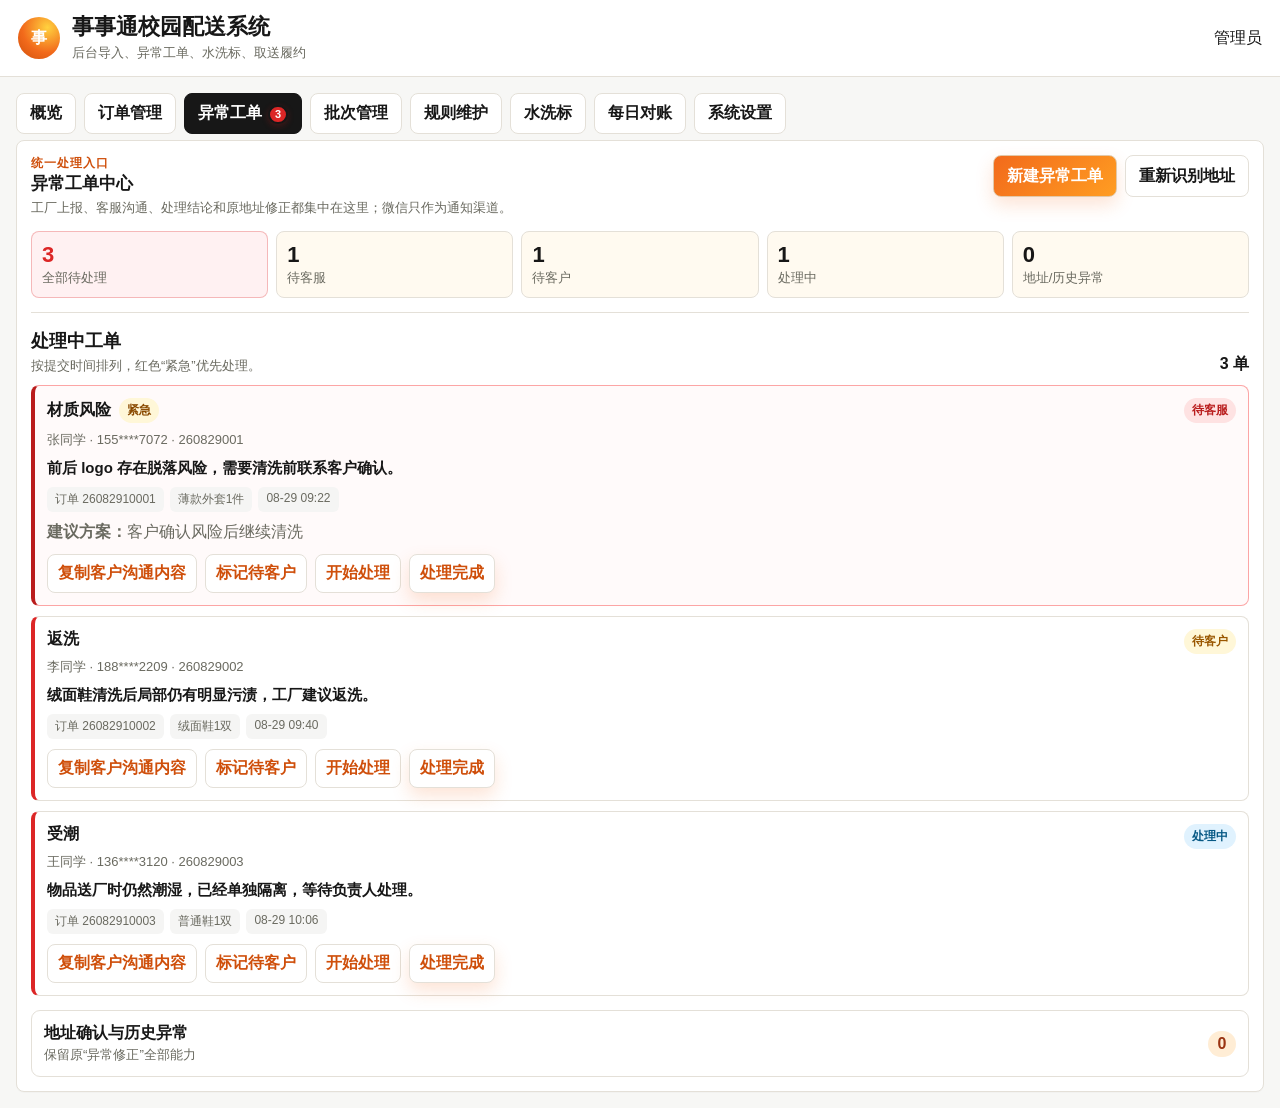
<file: audit/exception-center-v58-preview.html>
<!doctype html>
<html lang="zh-CN">
  <head>
    <meta charset="UTF-8" />
    <meta name="viewport" content="width=device-width, initial-scale=1.0" />
    <title>异常工单中心预览</title>
    <link rel="stylesheet" href="../styles.css?v=58" />
  </head>
  <body class="has-access">
    <header class="topbar"><div class="brand"><div class="brand-mark">事</div><div><h1>事事通校园配送系统</h1><p>后台导入、异常工单、水洗标、取送履约</p></div></div><span>管理员</span></header>
    <main class="layout"><section class="workspace">
      <nav class="subtabs" aria-label="后台功能">
        <button class="subtab" type="button">概览</button><button class="subtab" type="button">订单管理</button>
        <button class="subtab active" type="button">异常工单<span class="nav-alert-badge">3</span></button>
        <button class="subtab" type="button">批次管理</button><button class="subtab" type="button">规则维护</button><button class="subtab" type="button">水洗标</button><button class="subtab" type="button">每日对账</button><button class="subtab" type="button">系统设置</button>
      </nav>
      <section class="panel exception-center">
        <div class="exception-heading"><div><p class="eyebrow">统一处理入口</p><h2>异常工单中心</h2><p class="hint">工厂上报、客服沟通、处理结论和原地址修正都集中在这里；微信只作为通知渠道。</p></div><div class="toolbar wrap"><button type="button" id="previewNewTicket">新建异常工单</button><button class="ghost" type="button">重新识别地址</button></div></div>
        <div class="mini-stats exception-stats"><div class="danger-stat"><strong>3</strong><span>全部待处理</span></div><div><strong>1</strong><span>待客服</span></div><div><strong>1</strong><span>待客户</span></div><div><strong>1</strong><span>处理中</span></div><div><strong>0</strong><span>地址/历史异常</span></div></div>
        <section class="exception-worklist"><div class="section-heading compact-heading"><div><h3>处理中工单</h3><p class="hint">按提交时间排列，红色“紧急”优先处理。</p></div><strong>3 单</strong></div>
          <div class="card-list">
            <article class="task-card exception-ticket-card urgent"><div class="card-head"><div><h3>材质风险<span class="urgent-label">紧急</span></h3><p class="hint">张同学 · 155****7072 · 260829001</p></div><span class="ticket-status danger">待客服</span></div><p class="exception-ticket-description">前后 logo 存在脱落风险，需要清洗前联系客户确认。</p><div class="exception-ticket-meta"><span>订单 26082910001</span><span>薄款外套1件</span><span>08-29 09:22</span></div><p><strong>建议方案：</strong>客户确认风险后继续清洗</p><div class="actions exception-ticket-actions"><button class="ghost">复制客户沟通内容</button><button class="ghost">标记待客户</button><button class="ghost">开始处理</button><button>处理完成</button></div></article>
            <article class="task-card exception-ticket-card"><div class="card-head"><div><h3>返洗</h3><p class="hint">李同学 · 188****2209 · 260829002</p></div><span class="ticket-status warning">待客户</span></div><p class="exception-ticket-description">绒面鞋清洗后局部仍有明显污渍，工厂建议返洗。</p><div class="exception-ticket-meta"><span>订单 26082910002</span><span>绒面鞋1双</span><span>08-29 09:40</span></div><div class="actions exception-ticket-actions"><button class="ghost">复制客户沟通内容</button><button class="ghost">标记待客户</button><button class="ghost">开始处理</button><button>处理完成</button></div></article>
            <article class="task-card exception-ticket-card"><div class="card-head"><div><h3>受潮</h3><p class="hint">王同学 · 136****3120 · 260829003</p></div><span class="ticket-status processing">处理中</span></div><p class="exception-ticket-description">物品送厂时仍然潮湿，已经单独隔离，等待负责人处理。</p><div class="exception-ticket-meta"><span>订单 26082910003</span><span>普通鞋1双</span><span>08-29 10:06</span></div><div class="actions exception-ticket-actions"><button class="ghost">复制客户沟通内容</button><button class="ghost">标记待客户</button><button class="ghost">开始处理</button><button>处理完成</button></div></article>
          </div>
        </section>
        <details class="exception-legacy-section"><summary><span><strong>地址确认与历史异常</strong><small>保留原“异常修正”全部能力</small></span><b>0</b></summary></details>
      </section>
    </section></main>
    <dialog id="previewDialog" class="exception-ticket-dialog"><form method="dialog" class="exception-ticket-form"><div class="dialog-heading"><div><p class="eyebrow">绑定到单个水洗标</p><h2>上报异常工单</h2></div><button class="ghost small-btn">关闭</button></div><label class="field-group"><span>水洗标</span><input class="input" value="260829001" /></label><div class="exception-form-grid"><label class="field-group"><span>异常类型</span><select class="input"><option>原有破损</option></select></label><label class="field-group"><span>优先级</span><select class="input"><option>普通</option><option>紧急</option></select></label></div><label class="field-group"><span>问题说明</span><textarea class="input" rows="3" placeholder="填写问题说明"></textarea></label><label class="field-group"><span>建议处理方案</span><input class="input" placeholder="填写建议方案" /></label><label class="field-group"><span>异常照片（可多选）</span><input class="input" type="file" multiple /></label><div class="actions"><button>提交工单</button><button class="ghost">取消</button></div></form></dialog>
    <script>document.getElementById('previewNewTicket').addEventListener('click',()=>document.getElementById('previewDialog').showModal());</script>
  </body>
</html>
</file>
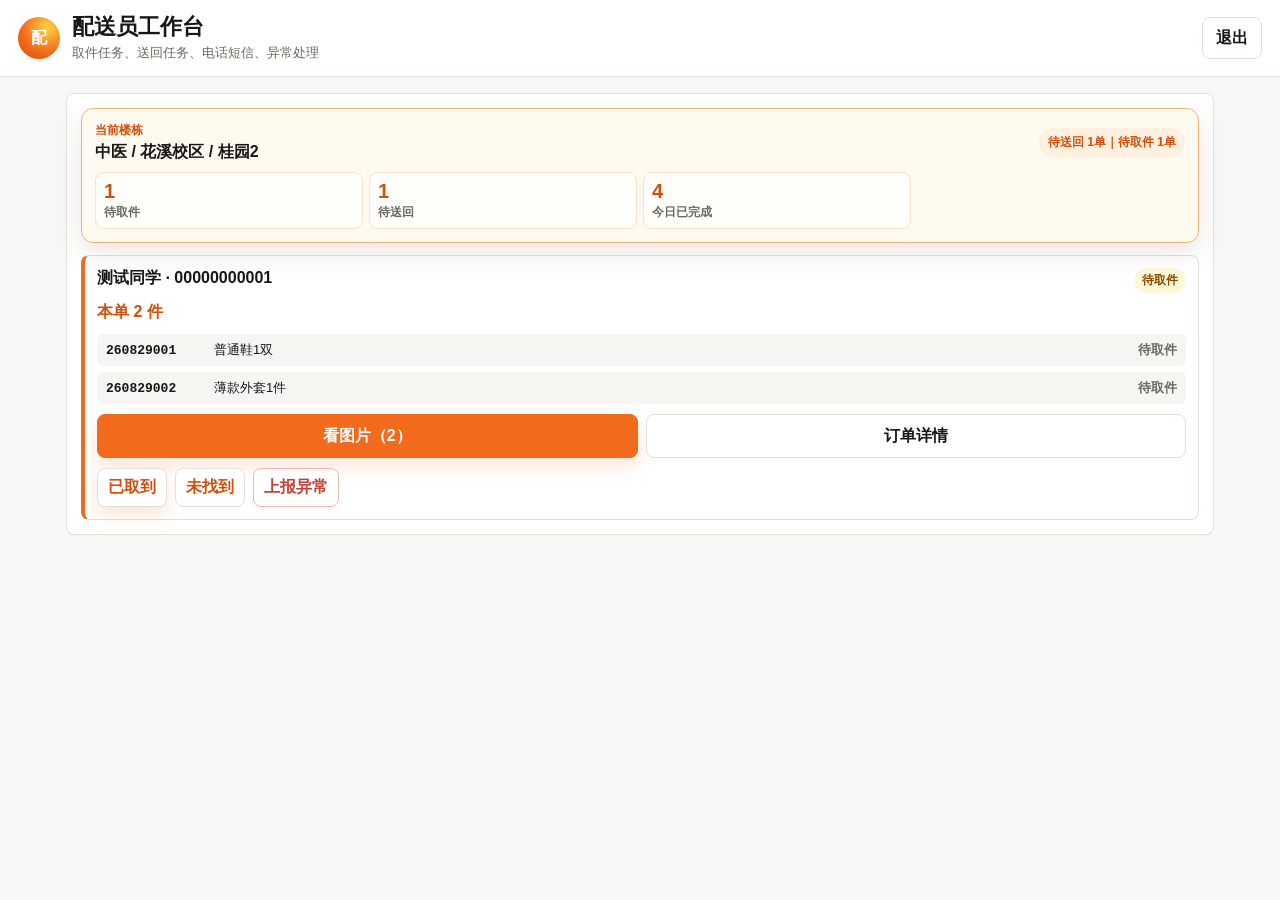
<file: audit/exception-courier-v58-preview.html>
<!doctype html>
<html lang="zh-CN">
  <head>
    <meta charset="UTF-8" />
    <meta name="viewport" content="width=device-width, initial-scale=1.0" />
    <title>配送员异常工单流程预览</title>
    <link rel="stylesheet" href="../styles.css?v=58" />
  </head>
  <body class="role-page courier-page">
    <header class="topbar"><div class="brand"><div class="brand-mark">配</div><div><h1>配送员工作台</h1><p>取件任务、送回任务、电话短信、异常处理</p></div></div><button class="ghost">退出</button></header>
    <main class="single-layout"><section class="workspace">
      <section class="panel courier-route-panel"><div class="pickup-cockpit courier-route-cockpit"><div class="pickup-cockpit-head"><div><span class="pickup-eyebrow">当前楼栋</span><strong>中医 / 花溪校区 / 桂园2</strong></div><span class="pickup-current-count">待送回 1单｜待取件 1单</span></div><div class="courier-route-stats"><div><strong>1</strong><span>待取件</span></div><div><strong>1</strong><span>待送回</span></div><div><strong>4</strong><span>今日已完成</span></div></div></div>
        <article class="task-card pickup-task-card courier-route-card courier-pickup-card"><div class="card-head"><h3>测试同学 · 00000000001</h3><span>待取件</span></div><p class="pickup-card-route">本单 2 件</p><ul class="courier-item-list pickup-label-list"><li><strong>260829001</strong><span>普通鞋1双</span><em>待取件</em></li><li><strong>260829002</strong><span>薄款外套1件</span><em>待取件</em></li></ul><div class="pickup-primary-tools"><button class="pickup-photo-button">看图片（2）</button><button class="ghost">订单详情</button></div><div class="actions pickup-status-actions"><button>已取到</button><button class="ghost">未找到</button><button id="previewCourierException" class="ghost danger">上报异常</button></div></article>
      </section>
    </section></main>
    <dialog id="previewCourierDialog" class="exception-ticket-dialog"><form method="dialog" class="exception-ticket-form"><div class="dialog-heading"><div><p class="eyebrow">绑定到单个水洗标</p><h2>上报异常工单</h2></div><button class="ghost small-btn">关闭</button></div><label class="field-group"><span>选择异常物品</span><select class="input"><option>260829001｜普通鞋1双</option><option>260829002｜薄款外套1件</option></select></label><label class="field-group"><span>水洗标</span><input class="input" value="260829001" readonly /></label><div class="exception-form-grid"><label class="field-group"><span>异常类型</span><select class="input"><option>其他异常</option><option>原有破损</option></select></label><label class="field-group"><span>优先级</span><select class="input"><option>普通</option><option>紧急</option></select></label></div><label class="field-group"><span>问题说明</span><textarea class="input" rows="3" placeholder="填写现场发现的问题"></textarea></label><label class="field-group"><span>建议处理方案</span><input class="input" placeholder="填写建议方案" /></label><label class="field-group"><span>异常照片（可多选）</span><input class="input" type="file" multiple /></label><p class="hint">提交后异常进入后台红色提醒，当前取件任务仍保留。</p><div class="actions"><button>提交工单</button><button class="ghost">取消</button></div></form></dialog>
    <script>document.getElementById('previewCourierException').addEventListener('click',()=>document.getElementById('previewCourierDialog').showModal());</script>
  </body>
</html>
</file>
<file: styles.css>
:root {
  --bg: #f7f7f5;
  --panel: #fff;
  --ink: #171717;
  --muted: #6a6a60;
  --line: #e4e0d8;
  --orange: #f26a1b;
  --orange-deep: #cf4f0b;
  --yellow: #ffd23f;
  --yellow-soft: #fff7d8;
  --green: #1f8a5b;
  --green-soft: #eaf7f0;
  --red: #c24132;
  --red-soft: #fff1ef;
  --shadow: 0 12px 34px rgba(31, 24, 16, 0.08);
}

* {
  box-sizing: border-box;
}

body {
  margin: 0;
  font-family: -apple-system, BlinkMacSystemFont, "Segoe UI", "Microsoft YaHei", sans-serif;
  background: var(--bg);
  color: var(--ink);
}

button,
input,
select,
textarea {
  font: inherit;
}

button,
.file-button {
  min-height: 42px;
  border: 1px solid #e2c8a8;
  border-radius: 8px;
  background: linear-gradient(135deg, var(--orange), #ff9d22);
  color: #fff;
  font-weight: 800;
  padding: 9px 13px;
  cursor: pointer;
  box-shadow: 0 8px 18px rgba(242, 106, 27, 0.18);
}

button.ghost,
.tab {
  background: #fff;
  color: var(--ink);
  box-shadow: none;
  border-color: var(--line);
}

button.small-btn {
  min-height: 34px;
  padding: 6px 10px;
  font-size: 13px;
}

button:hover,
.file-button:hover {
  border-color: var(--orange-deep);
}

.inline-link {
  color: var(--orange-deep);
  font-weight: 800;
  text-decoration: none;
}

.hidden {
  display: none !important;
}

.topbar {
  position: sticky;
  top: 0;
  z-index: 10;
  display: flex;
  justify-content: space-between;
  align-items: center;
  gap: 14px;
  padding: 14px 18px;
  background: rgba(255, 255, 255, 0.96);
  border-bottom: 1px solid var(--line);
  backdrop-filter: blur(10px);
}

.brand {
  display: flex;
  align-items: center;
  gap: 12px;
  min-width: 0;
}

.brand-mark {
  width: 42px;
  height: 42px;
  border-radius: 50%;
  display: grid;
  place-items: center;
  font-weight: 900;
  color: #fff;
  background: radial-gradient(circle at 70% 25%, var(--yellow), var(--orange) 58%, var(--orange-deep));
}

.brand h1 {
  margin: 0;
  font-size: 22px;
  line-height: 1.2;
}

.brand p,
.hint {
  margin: 4px 0 0;
  color: var(--muted);
  font-size: 13px;
}

.session-actions {
  display: flex;
  align-items: center;
  gap: 8px;
  color: var(--muted);
  white-space: nowrap;
}

.layout {
  max-width: 1480px;
  margin: 0 auto;
  display: grid;
  grid-template-columns: 300px minmax(0, 1fr);
  gap: 16px;
  padding: 16px;
}

body.has-access .layout {
  grid-template-columns: minmax(0, 1fr);
}

.single-layout {
  width: min(1180px, 100%);
  margin: 0 auto;
  display: grid;
  gap: 14px;
  padding: 16px;
}

.single-layout.narrow {
  width: min(760px, 100%);
}

.role-page .workspace {
  display: grid;
  gap: 12px;
}

.login-card {
  width: min(460px, 100%);
  margin: 40px auto 0;
  display: grid;
  gap: 10px;
  box-shadow: var(--shadow);
}

.student-hero {
  margin-top: 28px;
}

.student-contact-card,
.student-qr-card {
  display: flex;
  align-items: center;
  gap: 10px;
  margin-top: 12px;
  padding: 10px;
  border: 1px solid rgba(242, 106, 27, 0.18);
  border-radius: 8px;
  background: rgba(255, 255, 255, 0.74);
}

.student-contact-card {
  justify-content: space-between;
}

.compact-contact {
  margin-top: 10px;
}

.contact-label {
  display: block;
  margin-bottom: 2px;
  color: var(--muted);
  font-size: 12px;
}

.service-phone {
  color: var(--orange-deep);
  font-size: 20px;
  font-weight: 900;
  text-decoration: none;
}

.student-qr-card {
  display: block;
  cursor: pointer;
}

.student-qr-card p {
  margin: 6px 0 10px;
}

.student-qr-card summary {
  font-weight: 800;
  color: var(--orange-deep);
}

.student-qr-card img {
  display: block;
  width: min(220px, 100%);
  margin: 0 auto;
  border: 1px solid var(--line);
  border-radius: 8px;
  background: #fff;
}

.student-order-card {
  display: grid;
  gap: 8px;
}

.student-items {
  display: grid;
  gap: 4px;
  padding: 8px;
  border-radius: 8px;
  background: #faf8f2;
}

.student-items p {
  margin: 0;
}

.student-timeline {
  display: grid;
  gap: 8px;
  margin: 2px 0 0;
  padding: 8px;
  border: 1px solid var(--line);
  border-radius: 8px;
  background: #fff;
  list-style: none;
}

.student-timeline li {
  display: grid;
  grid-template-columns: 14px 1fr;
  gap: 8px;
  align-items: start;
  color: var(--muted);
}

.timeline-dot {
  width: 10px;
  height: 10px;
  margin-top: 5px;
  border: 2px solid #d8d2c7;
  border-radius: 50%;
  background: #fff;
}

.student-timeline li.done .timeline-dot {
  border-color: var(--orange);
  background: var(--orange);
}

.student-timeline li.current strong {
  color: var(--orange-deep);
}

.student-timeline strong {
  display: block;
  color: var(--ink);
  font-size: 13px;
}

.student-timeline time {
  display: block;
  color: var(--muted);
  font-size: 12px;
}

.side {
  display: grid;
  gap: 12px;
  align-self: start;
  position: sticky;
  top: 86px;
}

.panel {
  background: var(--panel);
  border: 1px solid var(--line);
  border-radius: 8px;
  padding: 14px;
  box-shadow: 0 1px 0 rgba(31, 24, 16, 0.02);
}

.panel h2 {
  margin: 0 0 12px;
  font-size: 17px;
}

.input {
  width: 100%;
  min-height: 42px;
  border: 1px solid var(--line);
  border-radius: 8px;
  background: #fff;
  color: var(--ink);
  padding: 10px 11px;
  outline: none;
}

.input:focus {
  border-color: var(--orange);
  box-shadow: 0 0 0 3px rgba(242, 106, 27, 0.12);
}

.compact-input {
  min-height: 34px;
  padding: 6px 8px;
}

.order-status-control {
  min-width: 6.5em;
}

.order-status-feedback {
  display: block;
  min-height: 1.25em;
  font-size: 12px;
  color: var(--muted);
  white-space: nowrap;
}

.order-status-feedback[data-state="saved"] {
  color: var(--green);
}

.order-status-feedback[data-state="error"] {
  color: var(--red);
}

.order-overdue-days.input {
  flex: 0 1 110px;
}

#loginPanel {
  display: grid;
  gap: 8px;
}

.form-label,
.field-group > span {
  color: var(--ink);
  font-size: 13px;
  font-weight: 800;
}

.connection-status {
  display: flex;
  align-items: center;
  gap: 8px;
  margin: 0 0 4px;
  border-radius: 8px;
  padding: 9px 10px;
  color: var(--muted);
  background: #f3f1ec;
  font-size: 13px;
  font-weight: 700;
}

.connection-status::before {
  width: 8px;
  height: 8px;
  flex: 0 0 auto;
  border-radius: 50%;
  background: #a8a39a;
  content: "";
}

.connection-status[data-state="connected"] {
  color: var(--green);
  background: var(--green-soft);
}

.connection-status[data-state="connected"]::before {
  background: var(--green);
}

.connection-status[data-state="error"] {
  color: var(--red);
  background: var(--red-soft);
}

.connection-status[data-state="error"]::before {
  background: var(--red);
}

.success {
  color: var(--green) !important;
  background: var(--green-soft);
  border-radius: 8px;
  padding: 8px;
}

.file-button {
  display: inline-flex;
  align-items: center;
  justify-content: center;
}

.file-button.ghost-file {
  color: var(--ink);
  background: #fff;
  border-color: var(--line);
  box-shadow: none;
}

.file-button input {
  display: none;
}

.stat-grid {
  display: grid;
  grid-template-columns: repeat(2, minmax(0, 1fr));
  gap: 8px;
}

.stat-grid div {
  border: 1px solid var(--line);
  border-radius: 8px;
  padding: 10px;
  background: #fffaf0;
}

.stat-grid strong {
  display: block;
  font-size: 25px;
  line-height: 1.05;
}

.stat-grid span {
  color: var(--muted);
  font-size: 12px;
}

.mini-stats {
  display: grid;
  grid-template-columns: repeat(5, minmax(0, 1fr));
  gap: 8px;
  margin: 10px 0;
}

.diagnosis-panel .mini-stats {
  grid-template-columns: repeat(6, minmax(0, 1fr));
}

.mini-stats div {
  border: 1px solid var(--line);
  border-radius: 8px;
  padding: 10px;
  background: #fffaf0;
}

.mini-stats strong {
  display: block;
  font-size: 22px;
}

.mini-stats span,
.diagnosis-panel li {
  color: var(--muted);
  font-size: 13px;
}

.diagnosis-grid {
  display: grid;
  grid-template-columns: repeat(2, minmax(0, 1fr));
  gap: 10px;
}

.diagnosis-grid h3 {
  margin: 8px 0 5px;
  font-size: 14px;
}

.diagnosis-grid ul,
.diagnosis-panel ul {
  margin: 0;
  padding-left: 18px;
}

.workspace {
  min-width: 0;
}

.section-heading {
  display: flex;
  align-items: end;
  justify-content: space-between;
  gap: 16px;
}

.section-heading h2,
.settings-panel h2 {
  margin: 2px 0 0;
  font-size: 23px;
}

.section-heading > p {
  margin: 0;
  color: var(--muted);
  font-size: 13px;
}

.eyebrow {
  margin: 0;
  color: var(--orange-deep);
  font-size: 12px;
  font-weight: 900;
  letter-spacing: 0.08em;
  text-transform: uppercase;
}

.dashboard-grid {
  display: grid;
  grid-template-columns: repeat(3, minmax(0, 1fr));
  gap: 12px;
}

.dashboard-card {
  min-height: 146px;
  display: grid;
  grid-template-rows: auto 1fr auto;
  gap: 6px;
  text-align: left;
  color: var(--ink);
  background: #fff;
  border-color: var(--line);
  box-shadow: 0 8px 24px rgba(31, 24, 16, 0.06);
  transition: transform 160ms ease, border-color 160ms ease, box-shadow 160ms ease;
}

.dashboard-card:hover {
  transform: translateY(-2px);
  border-color: var(--orange);
  box-shadow: 0 12px 28px rgba(242, 106, 27, 0.13);
}

.dashboard-card:focus-visible {
  outline: 3px solid rgba(242, 106, 27, 0.22);
  outline-offset: 2px;
}

.dashboard-card span {
  font-size: 14px;
  font-weight: 900;
}

.dashboard-card strong {
  align-self: center;
  color: var(--orange-deep);
  font-size: 42px;
  line-height: 1;
}

.dashboard-card small {
  color: var(--muted);
  font-size: 12px;
  font-weight: 600;
  line-height: 1.45;
}

.dashboard-card.alert-card strong {
  color: var(--red);
}

.dashboard-card.alert-card {
  background: linear-gradient(145deg, #fff, var(--red-soft));
}

.overdue-breakdown-panel {
  display: grid;
  gap: 12px;
  border: 1px solid #ead9aa;
  border-radius: 12px;
  padding: 14px;
  background: linear-gradient(145deg, #fffdf7, #fff8e8);
}

.compact-heading h3 {
  margin: 2px 0 0;
  font-size: 18px;
}

.overdue-breakdown-grid {
  display: grid;
  grid-template-columns: repeat(3, minmax(0, 1fr));
  gap: 10px;
}

.overdue-breakdown-card {
  display: grid;
  gap: 6px;
  min-height: 118px;
  text-align: left;
  color: var(--ink);
  border-color: #e6cf94;
  background: #fff;
}

.overdue-breakdown-card strong {
  color: #956000;
  font-size: 32px;
  line-height: 1;
}

.overdue-breakdown-card small {
  color: var(--muted);
  font-size: 12px;
  line-height: 1.45;
}

.overdue-breakdown-card.warning {
  border-color: #e4aa56;
  background: #fffaf0;
}

.overdue-breakdown-card.danger {
  border-color: #efb4aa;
  background: var(--red-soft);
}

.overdue-breakdown-card.danger strong {
  color: var(--red);
}

.overdue-responsibility-note {
  margin: 0;
  line-height: 1.6;
}

.active-filter {
  display: flex;
  align-items: center;
  justify-content: space-between;
  gap: 12px;
  border: 1px solid rgba(242, 106, 27, 0.28);
  border-radius: 8px;
  padding: 9px 11px;
  color: #8a4a00;
  background: var(--yellow-soft);
  font-size: 13px;
  font-weight: 800;
}

.settings-panel {
  display: grid;
  gap: 16px;
}

.settings-grid {
  display: grid;
  grid-template-columns: minmax(0, 1fr) minmax(0, 1fr);
  gap: 12px;
}

.field-group {
  display: grid;
  gap: 6px;
}

.reconciliation-panel {
  display: grid;
  gap: 16px;
}

.reconciliation-toolbar {
  justify-content: flex-end;
}

.reconciliation-grid {
  display: grid;
  grid-template-columns: repeat(3, minmax(0, 1fr));
  gap: 12px;
}

.reconciliation-batch-summary {
  margin: 0;
  border-radius: 8px;
  padding: 10px 12px;
  color: #754000;
  background: var(--yellow-soft);
  font-weight: 900;
}

.reconciliation-review-warning {
  display: flex;
  align-items: center;
  gap: 10px;
  border: 1px solid #e1c880;
  border-radius: 9px;
  padding: 10px 12px;
  color: #754000;
  background: #fffaf0;
}

.reconciliation-review-warning span {
  flex: 1 1 auto;
  color: var(--muted);
  font-size: 13px;
}

.settlement-summary {
  display: flex;
  align-items: center;
  gap: 14px;
  margin: 10px 0;
  border-radius: 8px;
  padding: 9px 11px;
  background: #f7f5f1;
  font-size: 13px;
}

.settlement-bulk-bar {
  display: flex;
  align-items: center;
  justify-content: space-between;
  gap: 14px;
  margin: 10px 0 14px;
  border: 1px solid #efc38f;
  border-radius: 10px;
  padding: 12px;
  background: #fffaf3;
}

.settlement-bulk-copy {
  display: grid;
  gap: 3px;
  min-width: 180px;
}

.settlement-bulk-copy span {
  color: var(--orange-deep);
  font-weight: 900;
}

.settlement-bulk-copy small {
  color: var(--muted);
}

.settlement-bulk-actions {
  display: flex;
  align-items: center;
  justify-content: flex-end;
  flex-wrap: wrap;
  gap: 8px;
}

.settlement-bulk-select {
  min-width: 230px;
}

.label-select-cell {
  display: grid;
  place-items: center;
  min-width: 34px;
  min-height: 34px;
  cursor: pointer;
}

.label-select-cell input {
  width: 18px;
  height: 18px;
  accent-color: var(--orange);
}

#labelRows tr.selected {
  background: #fff6ea;
  box-shadow: inset 3px 0 0 var(--orange);
}

.settlement-status-stack {
  display: grid;
  justify-items: start;
  gap: 6px;
}

.wash-decision-badge,
.factory-wash-decision,
.wash-return-tag {
  display: inline-flex;
  align-items: center;
  width: fit-content;
  border-radius: 999px;
  padding: 4px 8px;
  color: #895000;
  background: #fff0c9;
  font-size: 12px;
  font-weight: 900;
}

.wash-decision-badge.return_pending,
.wash-decision-badge.returned,
.factory-wash-decision.return_pending,
.factory-wash-decision.returned,
.wash-return-tag {
  color: #9f2f20;
  background: #ffe3df;
}

.wash-decision-badge.supplement_confirmed,
.factory-wash-decision.supplement_confirmed {
  color: var(--green);
  background: var(--green-soft);
}

.wash-adjustment-summary {
  display: grid;
  gap: 4px;
  border-radius: 10px;
  padding: 12px;
  background: #fff7ed;
}

.wash-adjustment-summary strong {
  color: var(--orange-deep);
  font-size: 20px;
}

.wash-adjustment-summary span {
  color: var(--muted);
}

.wash-adjustment-fields {
  display: grid;
  grid-template-columns: minmax(150px, 0.8fr) minmax(240px, 1.2fr);
  gap: 12px;
}

.wash-adjustment-fields.hidden {
  display: none;
}

.wash-adjustment-fields.reason-only {
  grid-template-columns: 1fr;
}

.wash-adjustment-actions {
  position: sticky;
  bottom: 0;
  margin: 0 -12px -12px;
  border-top: 1px solid var(--line);
  padding: 10px 12px;
  background: rgba(255, 255, 255, 0.96);
  box-shadow: 0 -6px 16px rgba(74, 46, 22, 0.06);
}

.factory-wash-decision {
  margin-top: 6px;
}

.wash-return-tag {
  margin-right: 6px;
  padding: 2px 6px;
  font-size: 10px;
}

@media (max-width: 760px) {
  .settlement-bulk-bar {
    align-items: stretch;
    flex-direction: column;
  }

  .settlement-bulk-actions {
    justify-content: stretch;
  }

  .settlement-bulk-actions > * {
    flex: 1 1 140px;
  }

  .settlement-bulk-select {
    min-width: 100%;
  }

  .wash-adjustment-fields {
    grid-template-columns: 1fr;
  }
}

.settlement-category-select {
  min-width: 230px;
  max-width: 320px;
}

.settlement-editor {
  display: grid;
  gap: 7px;
  min-width: 250px;
}

.settlement-other-fields {
  display: grid;
  grid-template-columns: minmax(150px, 1fr) 76px 100px;
  gap: 6px;
}

.settlement-other-fields.hidden {
  display: none;
}

.settlement-catalog-summary {
  display: grid;
  justify-items: end;
  color: var(--muted);
}

.settlement-catalog-summary strong {
  color: var(--orange-deep);
  font-size: 30px;
}

.settlement-catalog-list {
  max-height: min(620px, 68vh);
}

.settlement-catalog-table td:nth-child(1),
.settlement-catalog-table td:nth-child(4),
.settlement-catalog-table td:nth-child(5) {
  text-align: center;
}

.settlement-catalog-table td strong,
.settlement-catalog-table td small {
  display: block;
}

.settlement-catalog-table td small {
  max-width: 420px;
  margin-top: 3px;
  color: var(--muted);
}

.settlement-catalog-table tr.active {
  background: rgba(232, 248, 239, 0.55);
}

.catalog-cost-input {
  width: 100px;
  min-width: 86px;
}

.settlement-status {
  display: inline-flex;
  align-items: center;
  border-radius: 999px;
  padding: 4px 8px;
  font-size: 12px;
  font-weight: 900;
  white-space: nowrap;
}

.settlement-status.confirmed {
  color: var(--green);
  background: var(--green-soft);
}

.settlement-status.suggested {
  color: #9a5700;
  background: var(--yellow-soft);
}

.settlement-status.pending {
  color: var(--red);
  background: var(--red-soft);
}

.reconciliation-card {
  display: grid;
  gap: 11px;
  border: 1px solid var(--line);
  border-radius: 10px;
  padding: 14px;
  background: #fff;
  transition: border-color 160ms ease, background 160ms ease;
}

.reconciliation-card.matched {
  border-color: rgba(32, 128, 80, 0.4);
  background: var(--green-soft);
}

.reconciliation-card.mismatch {
  border-color: rgba(190, 42, 42, 0.38);
  background: var(--red-soft);
}

.reconciliation-card-heading {
  display: grid;
  gap: 3px;
}

.reconciliation-card-heading > span {
  font-weight: 900;
}

.reconciliation-card-heading small {
  color: var(--muted);
}

.reconciliation-card > strong {
  color: var(--orange-deep);
  font-size: 34px;
  line-height: 1;
}

.reconciliation-card > strong small {
  margin-left: 4px;
  color: var(--muted);
  font-size: 14px;
}

.reconciliation-cost,
.reconciliation-total-cost {
  margin: 0;
  color: #754000;
  font-size: 13px;
  font-weight: 900;
}

.reconciliation-total-cost {
  border: 1px solid #e1c880;
  border-radius: 8px;
  padding: 9px 11px;
  background: #fffaf0;
}

.reconciliation-other-details {
  border-top: 1px solid var(--line);
  padding-top: 8px;
}

.reconciliation-other-details summary {
  cursor: pointer;
  color: var(--orange-deep);
  font-size: 12px;
  font-weight: 900;
}

.reconciliation-other-details .table-wrap {
  margin-top: 8px;
  max-height: 220px;
}

.reconciliation-card label {
  display: grid;
  gap: 5px;
  color: var(--muted);
  font-size: 12px;
  font-weight: 800;
}

.reconciliation-diff {
  margin: 0;
  color: var(--muted);
  font-size: 13px;
  font-weight: 900;
}

.reconciliation-card.matched .reconciliation-diff {
  color: var(--green);
}

.reconciliation-card.mismatch .reconciliation-diff {
  color: var(--red);
}

.reconciliation-form-grid {
  display: grid;
  grid-template-columns: minmax(180px, 0.4fr) minmax(0, 1fr);
  gap: 12px;
}

.reconciliation-save-row {
  display: flex;
  align-items: center;
  justify-content: space-between;
  gap: 14px;
  border-top: 1px solid var(--line);
  padding-top: 14px;
}

.reconciliation-overall {
  margin: 0;
  font-weight: 900;
}

.reconciliation-overall.pending {
  color: var(--muted);
}

.reconciliation-overall.matched,
.reconciliation-status.matched {
  color: var(--green);
}

.reconciliation-overall.mismatch,
.reconciliation-status.mismatch {
  color: var(--red);
}

.reconciliation-status {
  display: inline-flex;
  border-radius: 999px;
  padding: 3px 8px;
  background: #f4f1ec;
  font-size: 12px;
  font-weight: 900;
  white-space: nowrap;
}

.reconciliation-status.matched {
  background: var(--green-soft);
}

.reconciliation-status.mismatch {
  background: var(--red-soft);
}

.reconciliation-status.pending {
  color: #9a5700;
  background: var(--yellow-soft);
}

.reconciliation-history-table {
  min-width: 940px;
}

.tabs {
  display: flex;
  gap: 8px;
  overflow-x: auto;
  padding-bottom: 6px;
  margin-bottom: 10px;
}

.tab,
.subtab {
  flex: 0 0 auto;
}

.tab.active,
.subtab.active {
  background: var(--ink);
  color: #fff;
  border-color: var(--ink);
}

.subtabs {
  display: flex;
  gap: 8px;
  overflow-x: auto;
  padding-bottom: 6px;
}

.subtab {
  position: relative;
  min-height: 38px;
  background: #fff;
  color: var(--ink);
  box-shadow: none;
  border-color: var(--line);
}

.view {
  display: grid;
  gap: 12px;
}

.hero-panel {
  background: linear-gradient(135deg, #fff, var(--yellow-soft));
  box-shadow: var(--shadow);
}

.hero-panel p {
  color: var(--muted);
  margin: -4px 0 12px;
}

.toolbar {
  display: flex;
  gap: 8px;
  align-items: center;
}

.toolbar.wrap {
  flex-wrap: wrap;
}

.toolbar .input {
  flex: 1;
}

.toolbar.two {
  display: grid;
  grid-template-columns: 1fr 1fr;
}

.courier-filterbar {
  align-items: stretch;
}

.nav-alert-badge {
  display: inline-flex;
  align-items: center;
  justify-content: center;
  min-width: 19px;
  height: 19px;
  margin-left: 6px;
  padding: 0 5px;
  border: 2px solid #fff;
  border-radius: 999px;
  color: #fff;
  background: #dc2626;
  font-size: 11px;
  font-weight: 900;
  line-height: 1;
  box-shadow: 0 2px 6px rgba(185, 28, 28, 0.28);
}

.subtab.active .nav-alert-badge {
  border-color: var(--ink);
}

.pickup-cockpit {
  position: sticky;
  top: 8px;
  z-index: 6;
  display: grid;
  gap: 9px;
  margin-bottom: 12px;
  border: 1px solid #efb479;
  border-radius: 12px;
  padding: 13px;
  background: rgba(255, 250, 240, 0.97);
  box-shadow: 0 10px 24px rgba(98, 54, 15, 0.12);
  backdrop-filter: blur(8px);
}

.pickup-cockpit.complete {
  border-color: rgba(31, 138, 91, 0.35);
  background: rgba(245, 255, 250, 0.97);
}

.pickup-cockpit-head,
.pickup-progress-row,
.pickup-processed > summary {
  display: flex;
  align-items: center;
  justify-content: space-between;
  gap: 10px;
}

.pickup-cockpit-head > div {
  display: grid;
  gap: 3px;
}

.pickup-cockpit-head strong {
  font-size: 16px;
}

.pickup-eyebrow {
  color: var(--orange-deep);
  font-size: 12px;
  font-weight: 900;
}

.pickup-current-count {
  border-radius: 999px;
  padding: 6px 9px;
  color: var(--orange-deep);
  background: #fff0df;
  font-size: 12px;
  font-weight: 900;
  white-space: nowrap;
}

.pickup-progress-row {
  color: var(--muted);
  font-size: 12px;
  font-weight: 800;
}

.pickup-progress-track {
  height: 7px;
  overflow: hidden;
  border-radius: 999px;
  background: #eadfce;
}

.pickup-progress-track i {
  display: block;
  height: 100%;
  border-radius: inherit;
  background: linear-gradient(90deg, var(--orange), var(--green));
  transition: width 180ms ease;
}

.pickup-cockpit p {
  margin: 0;
  color: var(--muted);
  font-size: 12px;
}

.pickup-route-list {
  display: grid;
  gap: 10px;
}

.pickup-route-group.active {
  border-color: var(--orange);
  box-shadow: 0 0 0 2px rgba(242, 106, 27, 0.1);
}

.pickup-route-group.active > summary {
  color: #6f330d;
  background: #fff1e4;
}

.pickup-task-card[aria-busy="true"] {
  opacity: 0.7;
  pointer-events: none;
}

.pickup-card-route {
  color: var(--orange-deep) !important;
  font-weight: 900;
}

.courier-card-address {
  margin: 7px 0 9px;
  border-left: 3px solid var(--orange);
  border-radius: 7px;
  padding: 7px 9px;
  background: #fff7ef;
}

.courier-card-address span {
  display: block;
  margin-bottom: 2px;
  color: var(--orange-deep);
  font-size: 11px;
  font-weight: 900;
}

.courier-card-address p {
  margin: 0;
  color: var(--ink);
  font-size: 13px;
  font-weight: 700;
  line-height: 1.5;
  overflow-wrap: anywhere;
}

.courier-return-address {
  border-left-color: var(--green);
  background: #f0f9f4;
}

.courier-return-address span {
  color: #176744;
}

.pickup-label-list {
  margin-bottom: 10px;
}

.pickup-primary-tools {
  display: grid;
  grid-template-columns: 1fr 1fr;
  gap: 8px;
  margin: 10px 0;
}

.pickup-primary-tools button {
  min-height: 44px;
}

.pickup-photo-button:not(:disabled) {
  border-color: var(--orange);
  color: #fff;
  background: var(--orange);
}

.pickup-card-detail {
  margin: 9px 0;
  border: 1px dashed var(--line);
  border-radius: 8px;
  padding: 8px 10px;
  background: #fbfaf8;
}

.pickup-card-detail summary {
  color: var(--muted);
  font-size: 13px;
  font-weight: 800;
  cursor: pointer;
}

.pickup-card-detail p {
  margin: 8px 0 0;
}

.pickup-status-actions {
  grid-template-columns: repeat(3, minmax(0, 1fr));
}

.pickup-processed {
  margin-top: 14px;
  border: 1px solid var(--line);
  border-radius: 10px;
  overflow: hidden;
  background: #f8f7f4;
}

.pickup-processed > summary {
  min-height: 48px;
  padding: 10px 13px;
  cursor: pointer;
}

.pickup-processed > summary span {
  color: var(--muted);
  font-size: 13px;
  font-weight: 800;
}

.pickup-processed-body {
  padding: 10px;
}

.date-filter {
  display: grid;
  gap: 4px;
  min-width: 170px;
  color: var(--muted);
  font-size: 12px;
  font-weight: 700;
}

.date-filter .input {
  min-height: 42px;
}

.split {
  display: grid;
  grid-template-columns: repeat(2, minmax(0, 1fr));
  gap: 12px;
}

.stack,
.card-list {
  display: grid;
  gap: 10px;
}

.delivery-group {
  border: 1px solid var(--line);
  border-radius: 8px;
  background: #fff;
  overflow: clip;
}

.delivery-group + .delivery-group {
  margin-top: 10px;
}

.delivery-group summary {
  min-height: 46px;
  display: flex;
  align-items: center;
  justify-content: space-between;
  gap: 10px;
  padding: 10px 12px;
  font-weight: 900;
  cursor: pointer;
  list-style-position: inside;
}

.delivery-group summary span {
  color: var(--muted);
  font-size: 13px;
  font-weight: 800;
  white-space: nowrap;
}

.school-group > summary {
  background: #fff7df;
  color: #3a2412;
}

.campus-group {
  border-color: #eadfcd;
}

.campus-group > summary {
  background: #fffaf0;
}

.building-group {
  border-color: #eee9e2;
}

.building-group > summary {
  background: #fff;
}

.group-nest {
  display: grid;
  gap: 10px;
  padding: 10px;
  background: #fbfaf7;
}

.courier-route-panel {
  min-width: 0;
}

.courier-route-cockpit .pickup-cockpit-head {
  align-items: center;
}

.courier-route-cockpit .pickup-current-count {
  max-width: 48%;
  white-space: normal;
  text-align: right;
}

.courier-route-stats {
  display: grid;
  grid-template-columns: repeat(4, minmax(0, 1fr));
  gap: 6px;
}

.pickup-retry-tag {
  display: inline-flex;
  align-items: center;
  border-radius: 999px;
  padding: 3px 8px;
  background: #fff0e5;
  color: #b64b0a;
  font-size: 12px;
  font-weight: 900;
}

.courier-future-pickups .pickup-processed-body {
  display: grid;
  gap: 6px;
}

.courier-future-pickups .pickup-processed-body p {
  margin: 0;
  padding: 8px 10px;
  border-radius: 8px;
  background: #f7f7f7;
}

.courier-route-stats div {
  display: grid;
  gap: 1px;
  border: 1px solid rgba(242, 106, 27, 0.2);
  border-radius: 9px;
  padding: 7px 8px;
  background: rgba(255, 255, 255, 0.72);
}

.courier-route-stats strong {
  color: var(--orange-deep);
  font-size: 20px;
}

.courier-route-stats span {
  color: var(--muted);
  font-size: 12px;
  font-weight: 800;
}

.courier-route-list {
  display: grid;
  gap: 8px;
}

.courier-route-area.active {
  border-color: #e18a45;
  box-shadow: 0 0 0 2px rgba(242, 106, 27, 0.1);
}

.courier-route-area > summary {
  gap: 10px;
}

.courier-route-area > summary strong {
  color: #2f241a;
}

.courier-route-area > summary span {
  margin-left: auto;
  color: #745d49;
  font-size: 12px;
  text-align: right;
}

.courier-route-area-content {
  display: grid;
  gap: 8px;
  padding: 8px;
  background: #fbfaf7;
}

.courier-route-section {
  display: grid;
  gap: 7px;
  border: 1px solid var(--line);
  border-radius: 10px;
  padding: 8px;
}

.courier-route-return-section {
  border-color: #aad8c2;
  background: #edf8f2;
}

.courier-route-pickup-section {
  border-color: #f1c49f;
  background: #fff5ea;
}

.courier-route-section-head {
  display: flex;
  align-items: center;
  justify-content: space-between;
  gap: 8px;
}

.courier-route-section-head > div {
  display: flex;
  align-items: baseline;
  gap: 7px;
}

.courier-route-section-head strong {
  font-size: 14px;
}

.courier-route-return-section .courier-route-section-head strong {
  color: #176746;
}

.courier-route-pickup-section .courier-route-section-head strong {
  color: var(--orange-deep);
}

.courier-route-section-head span {
  color: var(--muted);
  font-size: 12px;
  font-weight: 800;
}

.courier-route-section > .card-list {
  gap: 7px;
  padding: 0;
}

.courier-return-card {
  border-left-color: #23875f;
}

.courier-pickup-card {
  border-left-color: var(--orange);
}

.courier-card-summary {
  margin: 4px 0 0;
  color: var(--muted);
  font-size: 12px;
}

.courier-return-item-list {
  gap: 7px;
  margin: 7px 0;
}

.courier-return-item-list .courier-return-item {
  display: grid;
  gap: 7px;
  padding: 7px;
  border: 1px solid #e4e1da;
  background: #fff;
}

.courier-return-item.done {
  border-color: #b8dec9;
  background: #f1faf5;
}

.courier-return-item.alert {
  border-color: #f1b8ad;
  background: #fff5f3;
}

.courier-return-item-main {
  display: grid;
  grid-template-columns: minmax(86px, auto) minmax(0, 1fr) auto;
  gap: 6px;
  align-items: center;
}

.courier-return-item-actions {
  display: grid;
  grid-template-columns: minmax(0, 1fr);
  gap: 5px;
}

.courier-return-item-actions button,
.courier-return-item-actions a {
  display: inline-flex;
  align-items: center;
  justify-content: center;
  min-height: 34px;
  border: 1px solid var(--line);
  border-radius: 7px;
  padding: 5px 6px;
  background: #fff;
  color: var(--orange-deep);
  font-size: 12px;
  font-weight: 800;
  text-align: center;
  text-decoration: none;
}

.courier-return-item-actions button:not(.ghost) {
  border-color: #23875f;
  background: #23875f;
  color: #fff;
}

.courier-return-proof {
  display: grid;
  gap: 8px;
  margin: 9px 0;
  border: 1px solid #9ed7ba;
  border-radius: 9px;
  padding: 9px;
  background: #f4fbf7;
}

.courier-return-proof.ready {
  border-color: #58b88a;
  background: #edf9f2;
}

.courier-return-proof-picker {
  display: grid;
  grid-template-columns: minmax(0, 1fr) auto;
  gap: 8px;
  align-items: center;
}

.courier-return-proof-picker > div,
.courier-return-proof-picker > span {
  display: grid;
  gap: 2px;
}

.courier-return-proof-picker span,
.courier-return-proof > p,
.courier-return-proof-complete span {
  margin: 0;
  color: var(--muted);
  font-size: 11px;
  line-height: 1.45;
}

.courier-return-proof-picker img,
.courier-return-proof-complete img {
  width: 58px;
  height: 58px;
  border: 1px solid #b8dec9;
  border-radius: 8px;
  object-fit: cover;
  background: #fff;
}

.courier-return-proof-picker label,
.courier-return-proof-complete a {
  display: inline-flex;
  align-items: center;
  justify-content: center;
  min-height: 36px;
  border: 1px solid #72bd98;
  border-radius: 8px;
  padding: 6px 10px;
  background: #fff;
  color: #176744;
  font-size: 12px;
  font-weight: 900;
  text-decoration: none;
  cursor: pointer;
}

.courier-return-proof-picker input {
  position: absolute;
  width: 1px;
  height: 1px;
  opacity: 0;
  pointer-events: none;
}

.courier-return-confirm {
  width: 100%;
  min-height: 42px;
  border-color: #178354;
  background: #178354;
}

.courier-return-proof-complete {
  display: grid;
  grid-template-columns: auto minmax(0, 1fr) auto;
  gap: 8px;
  align-items: center;
  margin: 8px 0;
  border: 1px solid #b8dec9;
  border-radius: 9px;
  padding: 8px;
  background: #f1faf5;
}

.courier-return-proof-complete > div {
  display: grid;
  gap: 2px;
}

.courier-card-secondary-actions {
  grid-template-columns: repeat(3, minmax(0, 1fr));
}

.courier-route-processed {
  margin-top: 10px;
}

.courier-item-list {
  display: grid;
  gap: 6px;
  margin: 10px 0 0;
  padding: 0;
  list-style: none;
}

.courier-item-list li {
  display: grid;
  grid-template-columns: minmax(100px, auto) minmax(0, 1fr) auto;
  gap: 8px;
  align-items: center;
  border-radius: 7px;
  padding: 7px 9px;
  background: #f7f5f1;
  font-size: 13px;
}

.courier-item-list strong {
  font-family: Consolas, "Courier New", monospace;
}

.courier-item-list em {
  color: var(--muted);
  font-style: normal;
  font-weight: 800;
}

.building-group .card-list {
  padding: 10px;
}

.record-card {
  border: 1px solid var(--line);
  border-left: 4px solid var(--orange);
  border-radius: 8px;
  background: #fff;
  padding: 12px;
}

.record-card.done {
  border-left-color: var(--green);
}

.record-card.alert {
  border-left-color: var(--red);
}

.record-title {
  display: flex;
  justify-content: space-between;
  gap: 10px;
  font-weight: 900;
  margin-bottom: 6px;
}

.record-meta {
  color: var(--muted);
  line-height: 1.55;
  word-break: break-word;
}

.badge {
  display: inline-flex;
  align-items: center;
  border-radius: 999px;
  padding: 4px 9px;
  font-size: 12px;
  font-weight: 800;
  background: var(--yellow-soft);
  color: #8a4a00;
  white-space: nowrap;
}

.actions {
  display: flex;
  flex-wrap: wrap;
  gap: 8px;
  margin-top: 10px;
}

.actions button,
.actions a {
  min-height: 38px;
  border: 1px solid var(--line);
  border-radius: 8px;
  background: #fff;
  color: var(--orange-deep);
  text-decoration: none;
  font-weight: 800;
  padding: 8px 10px;
}

button.small,
.actions button.small {
  min-height: 32px;
  padding: 5px 8px;
  font-size: 13px;
}

button.danger,
.actions button.danger {
  color: var(--red);
  border-color: #f1b8ad;
}

.task-card {
  border: 1px solid var(--line);
  border-left: 4px solid var(--orange);
  border-radius: 8px;
  padding: 12px;
  background: #fff;
}

.task-card.done {
  border-left-color: var(--green);
  background: #fbfffd;
}

.task-card.alert {
  border-left-color: var(--red);
}

.task-card.review {
  border-left-color: #d99a00;
  background: #fffdf6;
}

.task-card.compact {
  padding: 10px;
}

.exception-heading {
  display: flex;
  align-items: flex-start;
  justify-content: space-between;
  gap: 12px;
}

.exception-heading h2 {
  margin: 0;
}

.exception-stats {
  grid-template-columns: repeat(5, minmax(0, 1fr));
  margin: 14px 0;
}

.exception-stats .danger-stat {
  border-color: rgba(220, 38, 38, 0.28);
  background: #fff1f2;
}

.exception-stats .danger-stat strong {
  color: #dc2626;
}

.exception-worklist {
  margin-top: 14px;
  padding-top: 14px;
  border-top: 1px solid var(--line);
}

.exception-search-bar {
  position: sticky;
  top: var(--exception-top-offset, 80px);
  z-index: 9;
  padding: 8px 0 10px;
  background: var(--panel);
  border-bottom: 1px solid var(--line);
  box-shadow: 0 6px 10px -10px rgba(31, 24, 16, 0.35);
}

.exception-search-bar .field-group {
  min-width: 0;
}

.exception-search-bar .input {
  min-height: 44px;
  font-size: 16px;
}

.exception-search-bar .hint {
  margin-bottom: 0;
}

.exception-filter-toolbar {
  align-items: end;
  margin-top: 12px;
}

.exception-filter-toolbar .field-group {
  flex: 1 1 180px;
}

.exception-date-filters {
  display: grid;
  grid-template-columns: repeat(3, minmax(0, 1fr));
  align-items: end;
  gap: 8px;
  margin-top: 10px;
}

.exception-date-filters .field-group,
.exception-date-filters .input {
  min-width: 0;
  width: 100%;
}

.exception-date-filters .input {
  min-height: 44px;
  font-size: 16px;
}

.exception-date-hint {
  grid-column: 1 / -1;
  margin: 0;
}

.factory-exception-date-panel {
  margin-top: 8px;
}

.factory-exception-date-panel > summary {
  min-height: 44px;
  padding: 10px 0;
  cursor: pointer;
  font-weight: 600;
}

.factory-exception-date-panel > summary span {
  font-weight: 400;
  font-size: 13px;
  overflow-wrap: anywhere;
}

@media (max-width: 640px) {
  .exception-date-filters {
    grid-template-columns: repeat(2, minmax(0, 1fr));
  }

  .exception-date-filters > .field-group:first-child {
    grid-column: 1 / -1;
  }
}

.exception-worklist .section-heading {
  margin-bottom: 10px;
}

.exception-ticket-card {
  border-left-color: #dc2626;
}

.exception-handling-line {
  display: flex;
  align-items: center;
  flex-wrap: wrap;
  gap: 8px;
  margin: 8px 0;
  font-size: 14px;
}

.handling-decision {
  display: inline-block;
  padding: 4px 9px;
  border-radius: 6px;
  color: #62584b;
  background: #f0ece5;
}

.handling-decision.wash_approved { color: #176344; background: #e5f6ec; }
.handling-decision.return_wash { color: #ae2d22; background: #ffe8e4; }
.handling-decision.rewash { color: #225d96; background: #e6f1fc; }
.handling-decision.pending { color: #855500; background: #fff2cd; }

#exceptionHandlingDialog :is(button, .input) {
  min-height: 44px;
  font-size: 16px;
}

#exceptionHandlingDialog .dialog-heading {
  position: sticky;
  top: 0;
  z-index: 1;
  padding: 6px 0;
  background: var(--bg);
}

.exception-customer-group {
  min-width: 0;
  padding: 12px;
  border: 1px solid #ead9aa;
  border-radius: 10px;
  background: #fffdf7;
}

.exception-customer-heading {
  display: flex;
  align-items: center;
  justify-content: space-between;
  gap: 12px;
  margin-bottom: 10px;
}

.exception-customer-heading > div {
  display: flex;
  flex-wrap: wrap;
  gap: 6px 12px;
  min-width: 0;
  overflow-wrap: anywhere;
}

.exception-customer-heading span {
  color: var(--muted);
}

.exception-customer-heading > strong {
  flex-shrink: 0;
  color: #9a3412;
}

.exception-ticket-card.urgent {
  border-color: #fca5a5;
  border-left-color: #b91c1c;
  background: #fffafa;
}

.exception-ticket-card h3 {
  display: flex;
  align-items: center;
  gap: 8px;
  margin: 0;
}

.urgent-label,
.ticket-status {
  display: inline-flex;
  align-items: center;
  min-height: 24px;
  padding: 3px 8px;
  border-radius: 999px;
  font-size: 12px;
  font-weight: 900;
  white-space: nowrap;
}

.urgent-label,
.ticket-status.danger {
  color: #b91c1c;
  background: #fee2e2;
}

.ticket-status.warning {
  color: #9a5700;
  background: var(--yellow-soft);
}

.ticket-status.processing {
  color: #075985;
  background: #e0f2fe;
}

.ticket-status.done {
  color: var(--green);
  background: var(--green-soft);
}

.exception-ticket-description {
  margin: 10px 0;
  color: var(--ink) !important;
  font-size: 15px;
  font-weight: 800;
}

.exception-ticket-meta {
  display: flex;
  flex-wrap: wrap;
  gap: 6px;
  margin: 8px 0;
}

.exception-ticket-meta span {
  padding: 4px 8px;
  border-radius: 6px;
  color: var(--muted);
  background: #f5f5f4;
  font-size: 12px;
}

.exception-evidence-grid {
  display: grid;
  grid-template-columns: repeat(auto-fill, minmax(92px, 120px));
  gap: 8px;
  margin: 10px 0;
}

.exception-evidence-grid button {
  min-height: 92px;
  padding: 0;
  overflow: hidden;
  border: 1px solid var(--line);
  border-radius: 8px;
  background: #f5f5f4;
}

.exception-evidence-grid img {
  display: block;
  width: 100%;
  height: 100%;
  max-height: 120px;
  object-fit: cover;
}

.exception-legacy-section {
  margin-top: 14px;
  border: 1px solid var(--line);
  border-radius: 9px;
  background: #fff;
}

.exception-legacy-section > summary {
  display: flex;
  align-items: center;
  justify-content: space-between;
  gap: 12px;
  padding: 12px;
  cursor: pointer;
  list-style: none;
}

.exception-legacy-section > summary span {
  display: grid;
  gap: 2px;
}

.exception-legacy-section > summary small {
  color: var(--muted);
  font-weight: 500;
}

.exception-legacy-section > summary b {
  min-width: 28px;
  padding: 4px 8px;
  border-radius: 999px;
  color: #9a3412;
  background: #ffedd5;
  text-align: center;
}

.exception-legacy-section > .card-list,
.exception-legacy-section > .mini-stats {
  margin: 0 12px 12px;
}

.legacy-stats {
  grid-template-columns: repeat(3, minmax(0, 1fr));
}

.exception-migration-note {
  padding: 10px 12px;
  border: 1px solid #fecaca;
  border-radius: 8px;
  background: #fff1f2;
}

.exception-ticket-dialog {
  width: min(620px, calc(100vw - 24px));
  max-height: calc(100vh - 24px);
  padding: 0;
  border: 1px solid var(--line);
  border-radius: 12px;
  background: var(--bg);
  box-shadow: 0 20px 60px rgba(0, 0, 0, 0.22);
}

.exception-ticket-dialog::backdrop {
  background: rgba(0, 0, 0, 0.36);
}

.exception-ticket-form {
  display: grid;
  gap: 13px;
  padding: 16px;
}

.factory-work-photo-picker {
  position: relative;
}

.factory-work-photo-picker input {
  position: absolute;
  inset: 0;
  display: block;
  width: 100%;
  height: 100%;
  opacity: 0;
  cursor: pointer;
}

.factory-work-photo-picker:focus-within {
  outline: 2px solid var(--orange-deep);
  outline-offset: 2px;
}

#factoryWorkPhotos .hint {
  margin: 0;
}

#factoryWorkFilesSelection:empty {
  display: none;
}

.dialog-heading {
  display: flex;
  align-items: flex-start;
  justify-content: space-between;
  gap: 12px;
}

.dialog-heading h2,
.dialog-heading p {
  margin: 0;
}

.exception-form-grid {
  display: grid;
  grid-template-columns: repeat(2, minmax(0, 1fr));
  gap: 10px;
}

.factory-item-actions {
  margin-top: 8px;
}

.success-note {
  margin: 10px 0;
  border: 1px solid rgba(31, 138, 91, 0.24);
  border-radius: 8px;
  padding: 10px 12px;
  color: var(--green);
  background: var(--green-soft);
  font-size: 13px;
  font-weight: 800;
}

.exception-reasons {
  color: #8a4a00 !important;
  font-weight: 800;
}

.confidence-badge.confirm {
  color: #815700;
  background: var(--yellow-soft);
}

.confidence-badge.review {
  color: var(--red);
  background: var(--red-soft);
}

.recognition-audit {
  display: grid;
  grid-template-columns: auto minmax(0, 1fr);
  gap: 7px 12px;
  margin-top: 10px;
  border: 1px solid #e1c880;
  border-radius: 9px;
  padding: 10px 12px;
  color: #674500;
  background: #fffaf0;
  font-size: 13px;
  line-height: 1.5;
}

.recognition-audit strong {
  color: var(--ink);
  white-space: nowrap;
}

.recognition-audit > div {
  display: contents;
}

.recognition-audit span {
  color: var(--muted);
  font-weight: 800;
}

.recognition-audit.review {
  border-color: #efb4aa;
  color: #8c3026;
  background: var(--red-soft);
}

.recognition-audit.low {
  border-color: #efb4aa;
  color: #8c3026;
  background: var(--red-soft);
}

.recognition-audit.confirm {
  border-color: #e1c880;
  background: #fffaf0;
}

.recognition-audit.high {
  border-color: rgba(31, 138, 91, 0.3);
  color: var(--green);
  background: var(--green-soft);
}

.actions .learn-action {
  border-color: rgba(31, 138, 91, 0.34);
  color: var(--green);
  background: var(--green-soft);
}

.card-head {
  display: flex;
  justify-content: space-between;
  align-items: flex-start;
  gap: 10px;
}

.card-head h3 {
  margin: 0;
  font-size: 16px;
}

.card-head span {
  border-radius: 999px;
  background: var(--yellow-soft);
  color: #8a4a00;
  font-size: 12px;
  font-weight: 800;
  padding: 4px 8px;
  white-space: nowrap;
}

.task-card p {
  margin: 7px 0 0;
  color: var(--muted);
  line-height: 1.5;
  word-break: break-word;
}

.warn {
  color: var(--red) !important;
  background: var(--red-soft);
  border-radius: 8px;
  padding: 8px;
}

.edit-grid {
  display: grid;
  grid-template-columns: repeat(4, minmax(0, 1fr));
  gap: 8px;
  margin-top: 10px;
}

.order-address-editor {
  margin-top: 12px;
  border: 1px solid var(--line);
  border-radius: 8px;
  padding: 10px;
  background: #fffaf3;
}

.order-address-editor summary {
  color: var(--orange-deep);
  font-weight: 900;
  cursor: pointer;
}

.order-address-grid {
  grid-template-columns: repeat(3, minmax(0, 1fr));
}

.order-address-full {
  grid-column: 1 / -1;
}

.rule-form {
  display: grid;
  grid-template-columns: repeat(4, minmax(0, 1fr)) auto;
  gap: 8px;
  align-items: end;
  margin-top: 12px;
  margin-bottom: 12px;
}

.rule-explainer {
  border: 1px solid rgba(242, 106, 27, 0.22);
  border-radius: 8px;
  padding: 11px 12px;
  color: #5d4a32;
  background: var(--yellow-soft);
  font-size: 13px;
  line-height: 1.65;
}

.rule-explainer ol {
  margin: 6px 0;
  padding-left: 20px;
}

.rule-explainer p {
  margin: 5px 0 0;
}

.rule-caution {
  margin-bottom: 12px;
}

.modal {
  width: min(960px, calc(100vw - 24px));
  max-height: min(820px, calc(100vh - 24px));
  border: 1px solid var(--line);
  border-radius: 10px;
  padding: 0;
  background: var(--bg);
  overflow: auto;
}

.modal::backdrop {
  background: rgba(0, 0, 0, 0.28);
}

.modal-head {
  position: sticky;
  top: 0;
  display: flex;
  align-items: center;
  justify-content: space-between;
  gap: 12px;
  padding: 12px;
  border-bottom: 1px solid var(--line);
  background: #fff;
}

.image-modal {
  width: min(980px, calc(100vw - 20px));
}

.image-preview-body {
  padding: 12px;
}

.image-preview-grid {
  display: grid;
  grid-template-columns: repeat(auto-fill, minmax(150px, 1fr));
  gap: 10px;
}

.image-preview-grid img {
  width: 100%;
  aspect-ratio: 1 / 1;
  object-fit: cover;
  border: 1px solid var(--line);
  border-radius: 8px;
  background: #fff;
  cursor: zoom-in;
}

.modal-head h2 {
  margin: 0;
  font-size: 18px;
}

.merge-wash-label-body {
  padding: 12px;
}

.merge-wash-label-body > p {
  margin: 0;
}

.merge-wash-label-batches {
  display: grid;
  grid-template-columns: repeat(auto-fit, minmax(175px, 1fr));
  gap: 6px;
  max-height: 160px;
  overflow: auto;
  padding: 8px;
  border: 1px solid var(--line);
  border-radius: 8px;
  background: #fff;
}

.merge-wash-label-batch {
  display: flex;
  align-items: center;
  gap: 6px;
}

.merge-wash-label-batch > small {
  margin-left: auto;
}

.merge-wash-label-preview table {
  min-width: 660px;
}

.manual-order-dialog {
  width: min(740px, calc(100vw - 24px));
}

.manual-order-dialog .modal-head {
  z-index: 1;
}

.manual-order-form {
  padding: 12px;
}

.manual-order-fieldset {
  min-width: 0;
  margin: 0;
  padding: 0;
  border: 0;
}

.manual-order-form h3,
.manual-order-form .hint {
  margin: 0;
}

.manual-order-grid,
.manual-order-item {
  display: grid;
  grid-template-columns: repeat(2, minmax(0, 1fr));
  gap: 8px;
}

.manual-order-location {
  grid-template-columns: repeat(3, minmax(0, 1fr));
}

.manual-order-item {
  grid-template-columns: minmax(0, 1fr) 88px 78px auto;
  align-items: end;
}

.manual-order-form .field-group {
  min-width: 0;
}

.manual-order-form textarea {
  resize: vertical;
}

.manual-order-check {
  display: flex;
  align-items: center;
  gap: 6px;
  font-weight: 700;
}

@media (max-width: 640px) {
  .manual-order-grid,
  .manual-order-location {
    grid-template-columns: minmax(0, 1fr);
  }

  .manual-order-item {
    grid-template-columns: repeat(2, minmax(0, 1fr)) auto;
  }

  .manual-order-product {
    grid-column: 1 / -1;
  }
}

.return-delivery-dialog {
  width: min(440px, calc(100vw - 20px));
  padding-bottom: 12px;
  background: #fff;
}

.return-delivery-dialog > .hint,
.return-delivery-dialog-actions {
  margin: 10px 12px 0;
}

.return-delivery-photo {
  display: block;
  width: calc(100% - 24px);
  max-height: 48vh;
  margin: 12px auto 0;
  border: 1px solid var(--line);
  border-radius: 10px;
  object-fit: contain;
  background: #f5f5f3;
}

.return-delivery-dialog-actions {
  grid-template-columns: 1fr 1fr;
}

.delivery-proof-page {
  background: #f2f7f4;
}

.delivery-proof-page .proof-mark {
  background: #178354;
}

.delivery-proof-layout {
  padding-top: 18px;
}

.delivery-proof-card {
  display: grid;
  gap: 14px;
  border-color: #b8dec9;
  padding: 16px;
}

.delivery-proof-heading {
  display: flex;
  align-items: center;
  gap: 10px;
}

.delivery-proof-heading > span {
  display: grid;
  width: 38px;
  height: 38px;
  place-items: center;
  border-radius: 50%;
  background: #178354;
  color: #fff;
  font-size: 22px;
  font-weight: 900;
}

.delivery-proof-heading h2,
.delivery-proof-heading p,
.delivery-proof-card > p {
  margin: 0;
}

.delivery-proof-heading p,
.delivery-proof-card > .success {
  color: #31745a;
}

.delivery-proof-public-photo {
  width: 100%;
  max-height: 64vh;
  border: 1px solid #cfe5d9;
  border-radius: 12px;
  object-fit: contain;
  background: #eef4f0;
}

.delivery-proof-help {
  border-radius: 9px;
  padding: 11px;
  background: #f6f3ed;
  color: #5d554b;
  line-height: 1.6;
}

.delivery-proof-help a {
  color: #b94f10;
  font-weight: 900;
}

#orderDialogBody {
  padding: 12px;
}

.order-detail-overview {
  min-width: 0;
  padding: 12px;
}

.order-detail-overview > h3,
.order-detail-photo-heading h3 {
  margin: 0;
  font-size: 18px;
}

.order-detail-overview > p {
  margin: 6px 0;
  line-height: 1.45;
  overflow-wrap: anywhere;
}

.order-detail-facts {
  display: flex;
  flex-wrap: wrap;
  gap: 4px 20px;
}

.order-detail-items {
  min-width: 0;
  margin-top: 12px;
}

.order-detail-items h3 {
  margin: 0 0 8px;
  font-size: 16px;
}

.order-detail-items .order-item-table {
  font-size: 14px;
}

.order-detail-items :is(th, td) {
  padding: 6px;
}

.order-detail-status-help {
  margin: 5px 0 0;
  line-height: 1.4;
}

.order-detail-tools {
  margin-top: 10px;
  padding-top: 8px;
  border-top: 1px solid var(--line);
}

.order-detail-tools > summary {
  color: var(--orange-deep);
  font-size: 14px;
  font-weight: 800;
  cursor: pointer;
}

.order-detail-tools[open] > summary {
  margin-bottom: 10px;
}

.order-detail-tools > .actions {
  margin-top: 10px;
}

.order-detail-photos {
  min-width: 0;
  padding: 12px;
}

.order-detail-photo-heading {
  display: flex;
  align-items: center;
  flex-wrap: wrap;
  gap: 8px 16px;
}

.timeline {
  margin: 0;
  padding-left: 18px;
}

.timeline li {
  margin-bottom: 10px;
}

.timeline span {
  display: block;
  color: var(--muted);
  font-size: 12px;
}

.order-timeline {
  display: grid;
  gap: 8px;
  margin: 0;
  padding: 0;
  list-style: none;
}

.order-timeline li {
  min-width: 0;
  margin: 0;
  padding: 10px 12px;
  border: 1px solid var(--line);
  border-radius: 9px;
  background: #fff;
}

.order-timeline-heading {
  display: flex;
  flex-wrap: wrap;
  align-items: baseline;
  justify-content: space-between;
  gap: 4px 12px;
}

.order-timeline-heading strong {
  color: var(--ink);
}

.order-timeline-heading time,
.order-timeline small {
  color: var(--muted);
  font-size: 12px;
}

.order-timeline-merged {
  display: inline-block;
  margin-top: 6px;
  padding: 3px 7px;
  border-radius: 999px;
  background: #fff3dc;
  color: #8a5410;
  font-size: 12px;
}

.order-timeline p {
  margin: 6px 0 0;
  overflow-wrap: anywhere;
  line-height: 1.5;
}

.order-timeline small {
  display: block;
  margin-top: 5px;
  overflow-wrap: anywhere;
}

.order-timeline .order-timeline-empty {
  color: var(--muted);
}

.scan-video {
  width: 100%;
  aspect-ratio: 4 / 3;
  object-fit: cover;
  background: #111;
  border-radius: 8px;
  margin-bottom: 10px;
}

.scanner-heading {
  align-items: flex-start;
  margin-bottom: 12px;
}

.scanner-heading h2,
.scan-history-panel h3 {
  margin: 0;
}

.scan-count {
  flex: 0 0 auto;
  border-radius: 999px;
  padding: 7px 10px;
  color: var(--orange-deep);
  background: var(--yellow-soft);
  font-size: 13px;
}

.scan-mode-picker {
  display: grid;
  grid-template-columns: repeat(2, minmax(0, 1fr));
  gap: 10px;
  margin-bottom: 10px;
}

.scan-mode-button {
  min-height: 72px;
  display: grid;
  gap: 3px;
  align-content: center;
  text-align: left;
  box-shadow: none;
}

.scan-mode-button strong,
.scan-mode-button span {
  display: block;
}

.scan-mode-button strong {
  font-size: 17px;
}

.scan-mode-button span {
  font-size: 12px;
  font-weight: 700;
  opacity: 0.88;
}

.scan-mode-button.scan-in {
  border-color: #167049;
  background: var(--green);
}

.scan-mode-button.scan-out {
  border-color: #245b92;
  background: #2f6da8;
}

.scan-mode-button[aria-pressed="true"] {
  outline: 4px solid rgba(255, 210, 63, 0.72);
  outline-offset: 2px;
}

.scan-mode-button[aria-pressed="false"] {
  filter: saturate(0.7);
  opacity: 0.76;
}

.scan-mode-status {
  margin-bottom: 10px;
  border: 1px solid var(--line);
  border-radius: 8px;
  padding: 9px 10px;
  color: var(--muted);
  background: #f3f1ec;
  font-size: 13px;
  font-weight: 800;
}

.scan-mode-status.in {
  color: var(--green);
  border-color: rgba(31, 138, 91, 0.3);
  background: var(--green-soft);
}

.scan-mode-status.out {
  color: #245b92;
  border-color: rgba(47, 109, 168, 0.28);
  background: #edf5ff;
}

.factory-scan-summary {
  display: grid;
  grid-template-columns: repeat(3, minmax(0, 1fr));
  gap: 8px;
  margin: 10px 0;
}

.factory-scan-summary > div {
  display: grid;
  gap: 3px;
  border: 1px solid var(--line);
  border-radius: 9px;
  padding: 9px 10px;
  background: #fff;
}

.factory-scan-summary strong {
  color: var(--green);
  font-size: 26px;
  line-height: 1;
}

.factory-scan-summary > div:nth-child(2) strong {
  color: var(--red);
}

.factory-scan-summary > div:nth-child(3) strong {
  color: var(--orange-deep);
}

.factory-scan-summary span {
  color: var(--muted);
  font-size: 12px;
  font-weight: 800;
}

.factory-camera-panel {
  margin-top: 10px;
}

.scan-feedback {
  min-height: 46px;
  margin: 10px 0 0;
  border: 1px solid var(--line);
  border-radius: 8px;
  padding: 11px 12px;
  color: var(--muted);
  background: #f7f5f1;
  font-size: 14px;
  font-weight: 800;
}

.scan-feedback.processing {
  color: var(--orange-deep);
  border-color: rgba(242, 106, 27, 0.26);
  background: var(--yellow-soft);
}

.scan-feedback.success {
  color: var(--green) !important;
  border-color: rgba(31, 138, 91, 0.3);
  background: var(--green-soft);
}

.scan-feedback.error {
  color: var(--red);
  border-color: rgba(194, 65, 50, 0.28);
  background: var(--red-soft);
}

.factory-return-scan-alert {
  position: sticky;
  top: 0;
  z-index: 5;
  display: flex;
  align-items: flex-start;
  justify-content: space-between;
  gap: 10px;
  margin: 8px 0;
  padding: 12px;
  border: 2px solid #bf3326;
  border-radius: 10px;
  background: #fff1ed;
  color: #882013;
  overflow-wrap: anywhere;
}

.factory-return-scan-alert strong {
  font-size: 18px;
}

.factory-return-scan-alert p {
  margin: 4px 0 0;
}

.factory-return-scan-alert button {
  flex-shrink: 0;
}

.factory-scan-queue-panel {
  margin-top: 12px;
  border: 1px solid #e1c880;
  border-radius: 10px;
  padding: 12px;
  background: #fffaf0;
}

.factory-scan-queue-panel h3,
.factory-daily-heading h3,
.factory-daily-panel h2 {
  margin: 0;
}

.factory-scan-queue {
  display: grid;
  gap: 7px;
  max-height: 260px;
  margin: 12px 0 0;
  overflow: auto;
  padding: 0;
  list-style: none;
}

.factory-scan-queue li {
  display: grid;
  grid-template-columns: auto minmax(120px, 1fr) minmax(280px, 0.9fr);
  gap: 9px;
  align-items: center;
  border: 1px solid #ead9aa;
  border-radius: 8px;
  padding: 9px 10px;
  background: #fff;
}

.factory-scan-queue-main {
  min-width: 0;
  display: grid;
  gap: 3px;
}

.factory-scan-queue-index {
  min-width: 34px;
  border-radius: 999px;
  padding: 5px 7px;
  color: var(--orange-deep);
  background: var(--yellow-soft);
  text-align: center;
  font-size: 12px;
  font-weight: 900;
}

.factory-scan-queue-barcode {
  overflow: hidden;
  font-family: Consolas, "Courier New", monospace;
  font-size: 14px;
  font-weight: 900;
  text-overflow: ellipsis;
  white-space: nowrap;
}

.factory-scan-queue-source {
  color: var(--muted);
  font-size: 12px;
}

.factory-queue-settlement {
  display: grid;
  gap: 7px;
}

.factory-queue-settlement select {
  min-width: 0;
}

.factory-queue-settlement-heading {
  display: grid;
  grid-template-columns: minmax(0, 1fr) auto;
  gap: 7px;
  align-items: center;
}

.factory-batch-actions {
  margin-top: 10px;
}

.factory-daily-panel {
  margin-top: 0;
  min-width: 0;
}

.factory-grid {
  grid-template-columns: minmax(340px, 0.82fr) minmax(520px, 1.18fr);
  align-items: start;
}

.factory-daily-tabs {
  display: grid;
  grid-template-columns: repeat(2, minmax(0, 1fr));
  gap: 8px;
  margin-top: 12px;
}

.factory-daily-tabs button {
  display: flex;
  align-items: center;
  justify-content: space-between;
  gap: 8px;
  min-width: 0;
  box-shadow: none;
}

.factory-daily-tabs button[aria-selected="true"] {
  border-color: #2f6da8;
  color: #fff;
  background: #2f6da8;
}

.factory-daily-tabs button strong {
  border-radius: 999px;
  padding: 3px 7px;
  color: inherit;
  background: rgba(255, 255, 255, 0.18);
  font-size: 12px;
  white-space: nowrap;
}

.factory-daily-grid {
  display: grid;
  grid-template-columns: minmax(0, 1fr);
  gap: 14px;
  margin-top: 12px;
}

.factory-daily-panel .factory-daily-list {
  max-height: 350px;
}

.factory-daily-panel .factory-print-selection {
  align-items: stretch;
  flex-direction: column;
}

.factory-pending-panel {
  padding: 0;
  overflow: hidden;
}

.factory-pending-panel > summary {
  display: flex;
  align-items: center;
  justify-content: space-between;
  gap: 12px;
  min-height: 68px;
  padding: 12px 14px;
  background: #fff;
  cursor: pointer;
}

.factory-pending-panel[open] > summary {
  border-bottom: 1px solid var(--line);
  background: #fffaf0;
}

.factory-pending-summary-main,
.factory-pending-summary-count {
  display: grid;
  gap: 3px;
}

.factory-pending-summary-main strong {
  font-size: 17px;
}

.factory-pending-summary-main small,
.factory-pending-summary-count small {
  color: var(--muted);
  font-size: 12px;
}

.factory-pending-summary-count {
  flex: 0 0 auto;
  text-align: right;
}

.factory-pending-summary-count strong {
  color: var(--orange-deep);
}

.factory-pending-body {
  padding: 12px;
}

.factory-pending-tools .input {
  min-width: 210px;
}

.factory-pending-list {
  grid-template-columns: repeat(3, minmax(0, 1fr));
  max-height: 520px;
  margin-top: 10px;
  overflow: auto;
  padding-right: 4px;
}

.factory-daily-column {
  min-width: 0;
  border: 1px solid #cfe3d8;
  border-radius: 10px;
  padding: 12px;
  background: #f7fcf9;
}

.factory-daily-column.outbound {
  border-color: #cdddeb;
  background: #f7fbff;
}

.factory-daily-heading {
  display: flex;
  align-items: flex-start;
  justify-content: space-between;
  gap: 10px;
}

.factory-daily-count {
  flex: 0 0 auto;
  border-radius: 999px;
  padding: 6px 9px;
  font-size: 12px;
}

.factory-daily-count.in {
  color: var(--green);
  background: var(--green-soft);
}

.factory-daily-count.out {
  color: #245b92;
  background: #dcecff;
}

.factory-daily-select-actions {
  margin-top: 9px;
}

.factory-outbound-batch-control {
  display: inline-flex;
  align-items: center;
  gap: 6px;
  min-width: min(100%, 270px);
  color: var(--muted);
  font-size: 12px;
}

.factory-outbound-batch-control select {
  min-width: 190px;
  max-width: 100%;
  min-height: 34px;
  border: 1px solid var(--line);
  border-radius: 7px;
  padding: 4px 8px;
  color: var(--ink);
  background: #fff;
}

.factory-outbound-batch-hint {
  margin: 7px 0 0;
}

.factory-daily-list {
  display: grid;
  gap: 8px;
  max-height: 560px;
  margin-top: 10px;
  overflow: auto;
}

.factory-daily-order {
  display: block;
  border: 1px solid var(--line);
  border-radius: 9px;
  padding: 10px;
  background: #fff;
}

.factory-daily-order.selectable {
  display: grid;
  grid-template-columns: auto minmax(0, 1fr);
  gap: 10px;
  cursor: pointer;
}

.factory-daily-order.selectable > input {
  width: 20px;
  height: 20px;
  margin-top: 2px;
  accent-color: #2f6da8;
}

.factory-daily-order.selected {
  border-color: #2f6da8;
  box-shadow: 0 0 0 2px rgba(47, 109, 168, 0.12);
}

.factory-daily-order-body {
  min-width: 0;
}

.factory-daily-order-title {
  display: flex;
  justify-content: space-between;
  gap: 8px;
  font-size: 14px;
}

.factory-daily-order-title strong,
.factory-daily-order-title span {
  overflow: hidden;
  text-overflow: ellipsis;
  white-space: nowrap;
}

.factory-daily-order-title span {
  flex: 0 0 auto;
  color: var(--muted);
  font-size: 12px;
}

.factory-daily-customer {
  margin: 5px 0 0;
  color: #3f4a54;
  font-size: 13px;
}

.factory-daily-address {
  margin: 3px 0 0;
  color: var(--muted);
  font-size: 12px;
}

.factory-daily-items {
  display: grid;
  gap: 4px;
  margin-top: 7px;
}

.factory-daily-item {
  display: grid;
  grid-template-columns: auto minmax(0, 1fr) auto;
  gap: 7px;
  align-items: center;
  border-radius: 6px;
  padding: 6px 7px;
  background: #f4f6f7;
  font-size: 12px;
}

.factory-daily-item code {
  overflow: hidden;
  background: transparent;
  padding: 0;
  font-weight: 800;
  text-overflow: ellipsis;
  white-space: nowrap;
}

.factory-daily-item span {
  overflow: hidden;
  color: var(--muted);
  text-overflow: ellipsis;
  white-space: nowrap;
}

.factory-daily-item time {
  color: var(--muted);
}

.factory-print-selection {
  display: flex;
  align-items: center;
  justify-content: space-between;
  gap: 10px;
  margin-top: 10px;
  border-top: 1px solid #cdddeb;
  padding-top: 10px;
}

.factory-print-selection > strong {
  color: #245b92;
  font-size: 13px;
}

.factory-label-panel {
  margin-top: 12px;
  border: 1px solid #cdddeb;
  border-radius: 10px;
  padding: 12px;
  background: #f7fbff;
}

.factory-label-heading {
  display: flex;
  align-items: flex-start;
  justify-content: space-between;
  gap: 12px;
}

.factory-label-heading h3 {
  margin: 0;
  font-size: 16px;
}

.factory-label-controls {
  flex: 0 0 auto;
  display: flex;
  align-items: center;
  justify-content: flex-end;
  gap: 8px;
  flex-wrap: wrap;
}

.factory-label-count {
  display: inline-flex;
  align-items: center;
  min-height: 38px;
  border-radius: 999px;
  padding: 7px 11px;
  color: #245b92;
  background: #dcecff;
  font-size: 13px;
}

.factory-auto-print {
  flex: 0 0 auto;
  display: inline-flex;
  align-items: center;
  gap: 7px;
  min-height: 38px;
  border: 1px solid #b8cee0;
  border-radius: 8px;
  padding: 7px 9px;
  color: #245b92;
  background: #fff;
  font-size: 13px;
  font-weight: 800;
  cursor: pointer;
}

.factory-auto-print input {
  width: 18px;
  height: 18px;
  accent-color: #2f6da8;
}

.factory-label-empty {
  margin: 12px 0 0;
  border: 1px dashed #b8cee0;
  border-radius: 8px;
  padding: 18px 12px;
  color: var(--muted);
  background: #fff;
  text-align: center;
  font-size: 13px;
}

.factory-label-batch-list {
  display: grid;
  gap: 7px;
  max-height: 320px;
  margin-top: 12px;
  overflow: auto;
  border-radius: 8px;
  padding: 10px;
  list-style: none;
  background:
    linear-gradient(45deg, #ececec 25%, transparent 25%) 0 0 / 12px 12px,
    linear-gradient(45deg, transparent 75%, #ececec 75%) 0 0 / 12px 12px,
    linear-gradient(45deg, transparent 75%, #ececec 75%) 6px -6px / 12px 12px,
    linear-gradient(45deg, #ececec 25%, #fff 25%) 6px -6px / 12px 12px;
}

.factory-label-batch-list li {
  display: grid;
  grid-template-columns: auto minmax(0, 1fr) auto;
  gap: 10px;
  align-items: center;
  min-height: 58px;
  border: 1px solid #d6e2ed;
  border-radius: 8px;
  padding: 9px 10px;
  background: #fff;
}

.factory-label-page-number {
  min-width: 58px;
  border-radius: 999px;
  padding: 5px 8px;
  color: #245b92;
  background: #edf5ff;
  text-align: center;
  font-size: 12px;
  font-weight: 900;
}

.factory-label-batch-main {
  min-width: 0;
  display: grid;
  gap: 3px;
}

.factory-label-batch-main strong,
.factory-label-batch-main span {
  overflow: hidden;
  text-overflow: ellipsis;
  white-space: nowrap;
}

.factory-label-batch-main strong {
  font-family: Consolas, "Courier New", monospace;
  font-size: 14px;
}

.factory-label-batch-main span,
.factory-label-batch-item {
  color: var(--muted);
  font-size: 12px;
}

.factory-label-batch-item {
  max-width: 112px;
  overflow: hidden;
  text-overflow: ellipsis;
  white-space: nowrap;
  text-align: right;
}

.factory-label-status {
  min-height: 18px;
  margin: 9px 0 0;
  color: var(--muted);
  font-size: 13px;
  font-weight: 700;
}

.factory-label-status.ready,
.factory-label-status.printed {
  color: var(--green);
}

.factory-label-status.error {
  color: var(--red);
}

.printer-setup-guide {
  margin-top: 10px;
  border: 1px solid #e1c880;
  border-radius: 9px;
  padding: 10px 12px;
  color: #5d4100;
  background: #fffaf0;
  font-size: 13px;
}

.factory-paper-size-control {
  display: flex;
  align-items: center;
  gap: 8px;
  font-weight: 700;
}

.factory-paper-size-control select {
  min-width: 190px;
}

.printer-setup-guide summary {
  font-weight: 900;
  cursor: pointer;
}

.printer-setup-guide ol {
  margin: 9px 0 0;
  padding-left: 20px;
  line-height: 1.7;
}

.factory-label-actions {
  margin-top: 8px;
}

.factory-print-frame {
  position: fixed;
  left: -10000px;
  bottom: 0;
  width: 1px;
  height: 1px;
  border: 0;
  opacity: 0;
  pointer-events: none;
}

.scan-history-panel {
  margin-top: 10px;
  border-top: 1px solid var(--line);
  padding-top: 10px;
}

.scan-history-panel .card-head {
  align-items: center;
}

.scan-history-panel h3 {
  font-size: 14px;
}

button:disabled {
  cursor: not-allowed;
  opacity: 0.48;
}

.scan-history {
  display: grid;
  gap: 6px;
  max-height: 190px;
  overflow: auto;
  margin: 8px 0 0;
  padding: 0;
  list-style: none;
}

.scan-history li {
  display: grid;
  grid-template-columns: minmax(0, 1fr) auto;
  gap: 8px;
  align-items: center;
  border-radius: 7px;
  padding: 8px 9px;
  background: #f7f5f1;
  font-size: 13px;
}

.scan-history li.success {
  color: var(--green);
  background: var(--green-soft);
}

.scan-history li.error {
  color: var(--red);
  background: var(--red-soft);
}

.scan-history li.undo {
  color: var(--muted);
}

.scan-history li.empty {
  display: block;
  color: var(--muted);
  text-align: center;
}

.scan-history time {
  color: inherit;
  font-size: 12px;
  white-space: nowrap;
}

.table-wrap {
  overflow: auto;
  border: 1px solid var(--line);
  border-radius: 8px;
}

table {
  width: 100%;
  min-width: 780px;
  border-collapse: collapse;
  background: #fff;
}

th,
td {
  border-bottom: 1px solid var(--line);
  padding: 9px;
  text-align: left;
  vertical-align: top;
}

th {
  background: #fff7df;
  font-weight: 900;
}

.order-item-table :is(th, .order-item-nowrap) {
  white-space: nowrap;
}

.order-item-table td:not(.order-item-nowrap) {
  overflow-wrap: anywhere;
}

.order-item-status-select {
  min-width: 6.5em;
}

.order-item-status-hint {
  display: block;
  margin-top: 4px;
}

.order-item-scroll-hint {
  display: none;
}

@media (max-width: 860px) {
  .order-item-scroll-hint {
    display: block;
  }
}

.steps {
  line-height: 1.8;
  margin: 0;
  padding-left: 22px;
}

code {
  background: #f2eee8;
  border-radius: 6px;
  padding: 2px 5px;
}

@media (max-width: 900px) {
  .layout {
    grid-template-columns: 1fr;
    padding: 12px;
  }

  .side {
    position: static;
    width: min(460px, 100%);
    margin: 0 auto;
    grid-template-columns: 1fr;
  }

  .dashboard-grid {
    grid-template-columns: repeat(2, minmax(0, 1fr));
  }

  .overdue-breakdown-grid {
    grid-template-columns: 1fr;
  }

  .reconciliation-grid {
    grid-template-columns: repeat(2, minmax(0, 1fr));
  }

  .factory-daily-grid {
    grid-template-columns: 1fr;
  }

  .factory-grid {
    grid-template-columns: 1fr;
  }

  .factory-pending-list {
    grid-template-columns: repeat(2, minmax(0, 1fr));
  }
}

@media (max-width: 640px) {
  .topbar {
    padding: 11px 12px;
  }

  .brand-mark {
    width: 36px;
    height: 36px;
  }

  .brand h1 {
    font-size: 18px;
  }

  .brand p,
  .session-actions span {
    display: none;
  }

  .layout {
    padding: 10px;
  }

  .single-layout {
    padding: 10px;
  }

  .login-card,
  .student-hero {
    margin-top: 14px;
  }

  .student-contact-card {
    align-items: center;
    flex-direction: row;
  }

  .student-contact-card .small-btn {
    width: auto;
  }

  .student-qr-card {
    padding: 9px 10px;
  }

  .student-qr-card img {
    width: min(190px, 100%);
  }

  .side,
  .split,
  .settings-grid,
  .dashboard-grid,
  .reconciliation-grid,
  .reconciliation-form-grid {
    grid-template-columns: 1fr;
  }

  .section-heading {
    align-items: start;
    flex-direction: column;
    gap: 4px;
  }

  .dashboard-card {
    min-height: 126px;
  }

  .toolbar {
    align-items: stretch;
    flex-direction: column;
  }

  .date-filter {
    min-width: 0;
  }

  .toolbar.two {
    grid-template-columns: 1fr 1fr;
  }

  .scan-mode-picker {
    grid-template-columns: 1fr 1fr;
  }

  .scan-mode-button {
    min-height: 76px;
    padding: 10px;
  }

  .scan-video {
    max-height: 360px;
    aspect-ratio: 4 / 3;
  }

  .pickup-cockpit {
    top: 4px;
    gap: 6px;
    margin-bottom: 6px;
    padding: 8px 10px;
  }

  .pickup-cockpit-head {
    align-items: center;
    flex-direction: row;
  }

  .pickup-cockpit-head strong {
    font-size: 14px;
  }

  .pickup-current-count {
    padding: 4px 7px;
  }

  .courier-page .topbar {
    padding: 8px 10px;
  }

  .courier-page .single-layout {
    gap: 6px;
    padding: 6px 4px;
  }

  .courier-page .workspace {
    gap: 6px;
  }

  .courier-page .hero-panel {
    padding: 8px;
  }

  .courier-page .hero-panel > h2,
  .courier-page .hero-panel > p {
    display: none;
  }

  .courier-page .courier-filterbar {
    display: grid;
    grid-template-columns: minmax(0, 1fr) auto auto;
    gap: 6px;
  }

  .courier-page .courier-filterbar > .input:first-child {
    grid-column: 1 / -1;
  }

  .courier-page .courier-filterbar .input,
  .courier-page .courier-filterbar button {
    min-height: 36px;
    padding: 7px 8px;
  }

  .courier-page .split {
    gap: 6px;
  }

  .courier-page .split > .panel {
    padding: 6px;
  }

  .courier-page .split > .panel > h2 {
    margin: 2px 2px 6px;
    font-size: 15px;
  }

  #courierRouteTaskList .delivery-group + .delivery-group {
    margin-top: 5px;
  }

  #courierRouteTaskList .delivery-group summary {
    min-height: 36px;
    padding: 6px 8px;
    font-size: 14px;
  }

  #courierRouteTaskList .delivery-group summary span {
    font-size: 12px;
  }

  #courierRouteTaskList .group-nest,
  #courierRouteTaskList .building-group .card-list {
    gap: 5px;
    padding: 4px;
  }

  #courierRouteTaskList .pickup-task-card {
    padding: 8px;
  }

  #courierRouteTaskList .pickup-task-card .card-head {
    align-items: center;
    flex-direction: row;
    gap: 6px;
  }

  #courierRouteTaskList .pickup-task-card .card-head h3 {
    font-size: 14px;
  }

  #courierRouteTaskList .pickup-task-card .card-head span {
    padding: 3px 6px;
    font-size: 11px;
  }

  #courierRouteTaskList .pickup-card-route {
    margin-top: 3px;
    font-size: 12px;
  }

  #courierRouteTaskList .courier-card-address {
    margin: 5px 0 6px;
    padding: 6px 8px;
  }

  #courierRouteTaskList .courier-card-address p {
    font-size: 12px;
    line-height: 1.45;
  }

  #courierRouteTaskList .pickup-label-list {
    gap: 4px;
    margin: 6px 0;
  }

  #courierRouteTaskList .pickup-label-list li {
    grid-template-columns: minmax(82px, auto) minmax(0, 1fr) auto;
    gap: 5px;
    padding: 5px 7px;
    font-size: 11px;
  }

  #courierRouteTaskList .pickup-label-list span {
    grid-column: auto;
    grid-row: auto;
  }

  #courierRouteTaskList .pickup-primary-tools {
    grid-template-columns: 1fr 1fr;
    gap: 5px;
    margin: 6px 0;
  }

  #courierRouteTaskList .pickup-primary-tools button,
  #courierRouteTaskList .pickup-task-card > .actions button,
  #courierRouteTaskList .pickup-task-card > .actions a {
    min-height: 34px;
    padding: 5px 6px;
    font-size: 13px;
  }

  #courierRouteTaskList .pickup-card-detail {
    margin: 5px 0;
    padding: 6px 8px;
  }

  #courierRouteTaskList .pickup-card-detail summary {
    font-size: 12px;
  }

  #courierRouteTaskList .pickup-task-card > .actions {
    gap: 5px;
    margin-top: 5px;
  }

  #courierRouteTaskList .pickup-status-actions {
    grid-template-columns: repeat(3, minmax(0, 1fr));
  }

  #courierRouteTaskList .pickup-processed {
    margin-top: 7px;
  }

  #courierRouteTaskList .pickup-processed > summary {
    min-height: 38px;
    padding: 6px 9px;
  }

  .courier-item-list li {
    grid-template-columns: 1fr auto;
  }

  .courier-item-list span {
    grid-column: 1 / -1;
    grid-row: 2;
  }

  .reconciliation-save-row {
    align-items: stretch;
    flex-direction: column;
  }

  .reconciliation-review-warning {
    align-items: stretch;
    flex-direction: column;
  }

  .factory-scan-queue li {
    grid-template-columns: auto minmax(0, 1fr);
  }

  .factory-pending-list {
    grid-template-columns: 1fr;
  }

  .factory-pending-panel > summary {
    align-items: flex-start;
  }

  .factory-pending-summary-count {
    min-width: 74px;
  }

  .factory-scan-queue-source {
    grid-column: 2;
  }

  .factory-queue-settlement {
    grid-column: 2;
  }

  .factory-queue-settlement-heading,
  .settlement-other-fields {
    grid-template-columns: 1fr;
  }

  .factory-daily-heading,
  .factory-print-selection {
    align-items: stretch;
    flex-direction: column;
  }

  .factory-daily-count {
    align-self: flex-start;
  }

  .factory-daily-item {
    grid-template-columns: minmax(0, 1fr) auto;
  }

  .factory-daily-item span {
    grid-column: 1 / -1;
    grid-row: 2;
  }

  .factory-label-heading {
    flex-direction: column;
  }

  .factory-label-controls {
    width: 100%;
    align-items: stretch;
    flex-direction: column;
  }

  .factory-auto-print {
    width: 100%;
  }

  .factory-label-count {
    align-self: flex-start;
  }

  .factory-label-batch-list li {
    grid-template-columns: auto minmax(0, 1fr);
  }

  .factory-label-batch-item {
    grid-column: 2;
    max-width: none;
    text-align: left;
  }

  .stat-grid {
    grid-template-columns: repeat(4, minmax(0, 1fr));
  }

  .mini-stats,
  .diagnosis-grid {
    grid-template-columns: 1fr;
  }

  .stat-grid div {
    padding: 8px 6px;
  }

  .stat-grid strong {
    font-size: 20px;
  }

  .edit-grid,
  .rule-form,
  .order-address-grid {
    grid-template-columns: 1fr;
  }

  .order-address-full {
    grid-column: auto;
  }

  .exception-heading {
    flex-direction: column;
  }

  .exception-heading button {
    width: 100%;
  }

  .exception-stats {
    grid-template-columns: repeat(2, minmax(0, 1fr));
  }

  .card-head {
    flex-direction: column;
  }

  .delivery-group summary {
    min-height: 48px;
    padding: 11px 10px;
  }

  .group-nest,
  .building-group .card-list {
    padding: 8px;
  }

  .actions {
    display: grid;
    grid-template-columns: repeat(2, minmax(0, 1fr));
  }

  .actions button,
  .actions a {
    min-height: 44px;
    text-align: center;
  }

  .image-preview-grid {
    grid-template-columns: repeat(2, minmax(0, 1fr));
  }

  .courier-route-panel {
    padding: 6px 4px;
  }

  .courier-route-cockpit {
    gap: 6px;
    margin-bottom: 7px;
  }

  .courier-route-cockpit .pickup-cockpit-head {
    align-items: flex-start;
  }

  .courier-route-cockpit .pickup-cockpit-head strong {
    font-size: 13px;
    line-height: 1.35;
  }

  .courier-route-cockpit .pickup-current-count {
    max-width: 50%;
    padding: 4px 6px;
    font-size: 10px;
    line-height: 1.35;
  }

  .courier-route-stats {
    grid-template-columns: repeat(2, minmax(0, 1fr));
    gap: 4px;
  }

  .courier-route-stats div {
    padding: 5px 6px;
  }

  .courier-route-stats strong {
    font-size: 17px;
  }

  .courier-route-area > summary {
    min-height: 38px;
    padding: 7px 8px;
  }

  .courier-route-area > summary span {
    max-width: 70%;
    font-size: 10px;
  }

  .courier-route-list .group-nest,
  .courier-route-list .building-group .card-list,
  .courier-route-processed .group-nest,
  .courier-route-processed .building-group .card-list {
    gap: 5px;
    padding: 4px;
  }

  .courier-route-area-content {
    gap: 6px;
    padding: 5px;
  }

  .courier-route-section {
    gap: 5px;
    padding: 6px;
  }

  .courier-route-section-head button {
    min-height: 30px;
    padding: 4px 7px;
    font-size: 11px;
  }

  .courier-route-card {
    padding: 8px;
  }

  .courier-route-card .card-head {
    align-items: center;
    flex-direction: row;
    gap: 5px;
  }

  .courier-route-card .card-head h3 {
    font-size: 14px;
  }

  .courier-route-card .card-head span {
    padding: 3px 6px;
    font-size: 10px;
  }

  .courier-return-item-main {
    grid-template-columns: minmax(78px, auto) minmax(0, 1fr) auto;
    font-size: 11px;
  }

  .courier-return-item-actions {
    grid-template-columns: minmax(0, 1fr);
  }

  .courier-return-item-actions button,
  .courier-return-item-actions a {
    min-height: 32px;
    padding: 4px;
    font-size: 11px;
  }

  .courier-card-secondary-actions {
    gap: 5px;
    margin-top: 6px;
  }

  .courier-card-secondary-actions button,
  .courier-card-secondary-actions a {
    min-height: 34px;
    padding: 5px;
    font-size: 12px;
  }

  .courier-return-proof {
    gap: 6px;
    margin: 6px 0;
    padding: 7px;
  }

  .courier-return-proof-picker img {
    width: 48px;
    height: 48px;
  }

  .courier-return-proof-complete {
    grid-template-columns: 48px minmax(0, 1fr);
  }

  .courier-return-proof-complete a {
    grid-column: 1 / -1;
  }
}

@media (max-width: 680px) {
  .exception-stats,
  .legacy-stats,
  .exception-form-grid {
    grid-template-columns: 1fr;
  }

  .exception-ticket-actions {
    grid-template-columns: 1fr;
  }

  .exception-ticket-dialog {
    width: calc(100vw - 12px);
    max-height: calc(100vh - 12px);
  }

  .exception-evidence-grid {
    grid-template-columns: repeat(3, minmax(0, 1fr));
  }
}

/* 工厂端紧凑作业台与订单查询 */
.factory-feedback-entry-bar {
  display: flex;
  align-items: center;
  flex-wrap: wrap;
  gap: 8px 12px;
  margin-bottom: 12px;
}

.factory-feedback-entry-bar > button {
  display: inline-flex;
  align-items: center;
  justify-content: center;
  gap: 6px;
  min-height: 44px;
}

.factory-feedback-count {
  padding: 3px 6px;
  border-radius: 6px;
  color: #176344;
  background: #e9f7ef;
  font-size: 12px;
}

.factory-work-count {
  padding: 3px 6px;
  border-radius: 6px;
  color: #a33700;
  background: #fff0dd;
  font-size: 12px;
}

.factory-work-card {
  border-left: 4px solid var(--orange, #f97316);
}

.factory-work-reply,
.factory-work-problem {
  border: 1px solid var(--line);
  border-radius: 8px;
  padding: 10px;
  margin: 8px 0;
  overflow-wrap: anywhere;
}

.factory-work-reply {
  background: #edf8f1;
}

.factory-work-problem {
  background: #fff8eb;
}

.factory-work-reply p,
.factory-work-problem p,
.factory-work-text {
  white-space: pre-wrap;
  overflow-wrap: anywhere;
}

#factoryWorkDialog :is(button, textarea) {
  min-height: 44px;
  font-size: 16px;
}

.factory-exception-dialog {
  width: min(840px, calc(100vw - 24px));
  max-width: 100%;
  max-height: calc(100dvh - 24px);
  padding: 0;
  overflow: hidden;
  border: 1px solid var(--line);
  border-radius: 12px;
  background: var(--bg);
}

.factory-exception-dialog::backdrop {
  background: rgba(0, 0, 0, 0.35);
}

.factory-exception-sheet {
  display: flex;
  flex-direction: column;
  max-height: calc(100dvh - 26px);
}

.factory-exception-heading {
  flex-shrink: 0;
  display: flex;
  align-items: center;
  justify-content: space-between;
  gap: 10px;
  padding: 14px 12px 8px;
  background: #fff;
}

.factory-exception-heading > div:first-child {
  min-width: 0;
}

.factory-exception-heading h2 {
  margin: 0;
  font-size: 20px;
}

.factory-exception-heading p {
  margin: 4px 0 0;
  line-height: 1.5;
}

.factory-exception-heading .actions {
  flex-shrink: 0;
  gap: 6px;
}

.factory-exception-dialog button,
.factory-exception-dialog .input {
  min-height: 44px;
}

.factory-exception-filters {
  flex-shrink: 0;
  max-height: 55dvh;
  overflow-y: auto;
  padding: 8px 12px;
  border-bottom: 1px solid var(--line);
  background: #fff;
}

.factory-exception-filters :is(input, select) {
  min-width: 0;
  font-size: 16px;
}

.factory-exception-filter-row {
  display: grid;
  grid-template-columns: repeat(2, minmax(0, 1fr));
  align-items: end;
  gap: 8px;
  margin-top: 8px;
}

.factory-exception-filter-row > button {
  grid-column: 1 / -1;
}

#factoryExceptionMessage {
  margin: 8px 0 0;
  line-height: 1.5;
  overflow-wrap: anywhere;
}

.factory-exception-body {
  min-height: 0;
  padding: 12px;
  overflow-y: auto;
  overscroll-behavior: contain;
  -webkit-overflow-scrolling: touch;
}

.factory-exception-card {
  min-width: 0;
  padding: 12px;
  border: 1px solid var(--line);
  border-radius: 10px;
  background: #fff;
  overflow-wrap: anywhere;
}

.factory-exception-card-head {
  display: flex;
  justify-content: space-between;
  align-items: start;
  gap: 8px;
}

.factory-exception-card-head h3 {
  margin: 0;
  font-size: 17px;
}

.factory-exception-card-head p {
  margin: 5px 0 0;
  color: var(--muted);
  font-size: 13px;
}

.factory-exception-card-head .ticket-status {
  flex-shrink: 0;
}

.factory-exception-item {
  margin: 10px 0;
  font-size: 14px;
  line-height: 1.5;
}

.factory-exception-item span {
  display: block;
  margin-top: 3px;
  color: var(--muted);
  font-size: 12px;
}

.factory-exception-feedback {
  padding: 10px;
  border: 1px solid var(--line);
  border-radius: 8px;
  background: #f8f7f3;
  font-size: 14px;
  line-height: 1.6;
}

.factory-exception-feedback.has-feedback {
  border-color: #badfca;
  background: #effaf4;
  color: #176344;
}

.factory-exception-feedback.is-return {
  color: #922b22;
  border-color: #efc0b8;
  background: #fff2ef;
}

.factory-exception-feedback p {
  margin: 4px 0 0;
  white-space: pre-wrap;
}

.factory-exception-feedback .factory-exception-reply {
  padding-top: 6px;
  border-top: 1px solid #cce8d8;
  margin-top: 8px;
  font-size: 13px;
}

.factory-exception-report {
  margin-top: 10px;
  font-size: 14px;
  line-height: 1.5;
}

.factory-exception-report summary {
  min-height: 36px;
  padding: 7px 0;
  cursor: pointer;
  font-weight: 700;
}

.factory-exception-report p {
  white-space: pre-wrap;
}

.factory-exception-times {
  display: flex;
  flex-wrap: wrap;
  gap: 4px 12px;
  color: var(--muted);
  font-size: 12px;
  line-height: 1.5;
}

.factory-exception-card-actions {
  display: flex;
  flex-wrap: wrap;
  gap: 8px;
  margin-top: 10px;
}

.factory-exception-card-actions button {
  flex: 1 1 120px;
}

.factory-exception-pagination {
  display: flex;
  justify-content: space-between;
  align-items: center;
  gap: 8px;
  margin-top: 12px;
}

@media (max-width: 640px) {
  .factory-exception-dialog {
    width: 100%;
    height: 100dvh;
    max-height: 100dvh;
    margin: 0;
    border: 0;
    border-radius: 0;
  }

  .factory-exception-sheet {
    height: 100%;
    max-height: none;
  }

  .factory-exception-heading {
    align-items: start;
    padding-top: max(12px, env(safe-area-inset-top));
  }

  .factory-exception-body {
    flex: 1;
    padding: 10px 10px max(12px, env(safe-area-inset-bottom));
  }

  .factory-exception-heading .actions button {
    padding: 8px 10px;
  }
}

.factory-order-search-entry,
.factory-camera-toggle {
  display: inline-flex;
  align-items: center;
  justify-content: center;
  gap: 6px;
}

.factory-order-search-entry i,
.factory-camera-toggle i {
  font-size: 19px;
}

.scan-mode-button .factory-mode-short,
.factory-daily-mobile-summary,
#factoryDailyCollapseBtn {
  display: none;
}

.scan-mode-button strong {
  display: flex;
  align-items: center;
  gap: 7px;
}

.scan-mode-button strong i {
  font-size: 21px;
}

.factory-scan-input-shell {
  min-width: 0;
  flex: 1 1 280px;
  display: flex;
  align-items: center;
  gap: 8px;
  border: 1px solid var(--line);
  border-radius: 9px;
  padding-left: 11px;
  background: #fff;
}

.factory-scan-input-shell:focus-within {
  border-color: var(--green);
  box-shadow: 0 0 0 2px rgba(31, 138, 91, 0.12);
}

.factory-scan-input-shell i {
  flex: 0 0 auto;
  color: var(--green);
  font-size: 22px;
}

.factory-scan-input-shell .input {
  min-width: 0;
  border: 0;
  padding-left: 0;
  box-shadow: none;
}

.factory-manual-scan > button {
  display: inline-flex;
  align-items: center;
  justify-content: center;
  gap: 7px;
}

.factory-manual-scan > button i {
  font-size: 20px;
}

.factory-daily-head-actions {
  flex: 0 0 auto;
}

.factory-pending-quick-actions {
  display: grid;
  grid-template-columns: repeat(2, minmax(0, 1fr));
  gap: 9px;
}

.factory-pending-quick {
  min-width: 0;
  display: grid;
  grid-template-columns: minmax(0, 1fr) auto;
  gap: 3px 8px;
  align-items: center;
  border-color: var(--line);
  padding: 11px 12px;
  color: var(--ink);
  background: #fff;
  box-shadow: none;
  text-align: left;
}

.factory-pending-quick span,
.factory-pending-quick strong {
  font-size: 15px;
}

.factory-pending-quick strong {
  justify-self: end;
}

.factory-pending-quick small {
  grid-column: 1 / -1;
  color: var(--muted);
  font-size: 11px;
}

.factory-pending-quick.in strong {
  color: var(--green);
}

.factory-pending-quick.out strong {
  color: #245b92;
}

.factory-pending-quick.return {
  grid-column: 1 / -1;
  border-color: #f2b9ad;
}

.factory-pending-quick.return strong {
  color: #a42a1e;
}

.factory-pending-quick.return.active {
  background: #fff1ed;
  border-color: #bf3326;
}

.factory-return-record {
  margin: 6px 0;
  overflow-wrap: anywhere;
}

.factory-pending-quick.in.active {
  border-color: rgba(31, 138, 91, 0.55);
  background: var(--green-soft);
}

.factory-pending-quick.out.active {
  border-color: rgba(47, 109, 168, 0.52);
  background: #edf5ff;
}

.factory-pending-tools {
  display: grid;
  grid-template-columns: minmax(0, 1fr) auto;
  gap: 8px;
  margin-top: 9px;
}

.factory-pending-tools button {
  display: inline-flex;
  align-items: center;
  justify-content: center;
  gap: 6px;
}

.factory-pending-empty {
  margin: 10px 0 0;
  border: 1px dashed var(--line);
  border-radius: 9px;
  padding: 17px 12px;
  color: var(--muted);
  background: #faf9f7;
  text-align: center;
  font-size: 12px;
}

.factory-order-search-dialog {
  width: min(760px, calc(100vw - 24px));
  max-height: min(760px, calc(100vh - 24px));
  border: 1px solid var(--line);
  border-radius: 18px;
  padding: 0;
  overflow: hidden;
  background: #fff;
  box-shadow: 0 24px 70px rgba(31, 24, 16, 0.24);
}

.factory-order-search-dialog::backdrop {
  background: rgba(20, 20, 20, 0.3);
  backdrop-filter: blur(2px);
}

.factory-search-sheet {
  display: grid;
  gap: 13px;
  max-height: min(760px, calc(100vh - 24px));
  overflow: auto;
  padding: 18px;
}

.factory-search-sheet-head {
  display: flex;
  align-items: center;
  justify-content: space-between;
  gap: 10px;
}

.factory-search-sheet-head h2 {
  margin: 0;
  font-size: 22px;
}

.icon-button {
  width: 42px;
  padding: 0;
  font-size: 24px;
}

.factory-order-search-form {
  display: grid;
  grid-template-columns: minmax(0, 1fr) auto;
  gap: 9px;
}

.factory-order-search-input {
  min-width: 0;
  display: flex;
  align-items: center;
  gap: 8px;
  border: 1px solid var(--line);
  border-radius: 10px;
  padding-left: 11px;
  background: #fff;
}

.factory-order-search-input:focus-within {
  border-color: var(--orange);
  box-shadow: 0 0 0 2px rgba(242, 106, 27, 0.12);
}

.factory-order-search-input i {
  color: var(--muted);
  font-size: 21px;
}

.factory-order-search-input .input {
  min-width: 0;
  border: 0;
  padding-left: 0;
  box-shadow: none;
}

.factory-order-search-results {
  display: grid;
  gap: 11px;
}

.factory-search-empty {
  margin: 0;
  border: 1px dashed var(--line);
  border-radius: 10px;
  padding: 24px 14px;
  color: var(--muted);
  text-align: center;
}

.factory-order-search-card {
  border: 1px solid var(--line);
  border-radius: 12px;
  padding: 13px;
  background: #fff;
}

.factory-order-search-card-head {
  display: flex;
  align-items: flex-start;
  justify-content: space-between;
  gap: 10px;
}

.factory-order-search-card h3,
.factory-order-search-card p {
  margin: 0;
}

.factory-order-search-card h3 {
  font-size: 17px;
}

.factory-order-search-card-head p,
.factory-search-order-no {
  margin-top: 5px;
  color: var(--muted);
  font-size: 13px;
}

.factory-order-search-tags {
  flex: 0 0 auto;
  display: flex;
  gap: 6px;
}

.factory-order-search-tags span {
  border-radius: 7px;
  padding: 5px 8px;
  font-size: 12px;
  font-weight: 800;
}

.factory-order-search-tags .status-tag {
  color: var(--green);
  background: var(--green-soft);
}

.factory-order-search-tags .count-tag {
  color: #245b92;
  background: #edf5ff;
}

.factory-search-item-list {
  display: grid;
  margin-top: 11px;
  overflow: hidden;
  border: 1px solid var(--line);
  border-radius: 9px;
}

.factory-search-item-list > div {
  display: grid;
  grid-template-columns: minmax(100px, 0.9fr) minmax(0, 1fr) auto;
  gap: 8px;
  align-items: center;
  padding: 10px;
}

.factory-search-item-list > div + div {
  border-top: 1px solid var(--line);
}

.factory-search-item-list strong {
  font-family: Consolas, "Courier New", monospace;
}

.factory-search-item-list span {
  min-width: 0;
  overflow: hidden;
  text-overflow: ellipsis;
  white-space: nowrap;
}

.factory-search-item-list b {
  color: var(--green);
  font-size: 13px;
}

.factory-search-actions {
  display: grid;
  grid-template-columns: repeat(3, minmax(0, 1fr));
  gap: 8px;
  margin-top: 12px;
}

.factory-search-actions .image-action {
  border-color: var(--orange);
  color: var(--orange-deep);
}

.factory-search-actions .danger {
  border-color: #ef4444;
  color: #dc2626;
}

@media (max-width: 640px) {
  .factory-page {
    background: #fff;
  }

  .factory-page .topbar {
    min-height: 58px;
    padding: 8px 10px;
  }

  .factory-page .brand {
    gap: 8px;
  }

  .factory-page .brand-mark {
    width: 36px;
    height: 36px;
  }

  .factory-page .brand h1 {
    font-size: 18px;
  }

  .factory-page .session-actions {
    gap: 5px;
  }

  .factory-page .session-actions button {
    min-height: 36px;
    padding: 6px 9px;
    font-size: 13px;
  }

  .factory-page .factory-order-search-entry i {
    font-size: 17px;
  }

  .factory-page .factory-order-search-entry span {
    display: inline;
  }

  .factory-page .single-layout {
    gap: 7px;
    padding: 7px 5px 14px;
  }

  .factory-page .workspace,
  .factory-page .factory-grid {
    gap: 7px;
  }

  .factory-page .scanner-panel,
  .factory-page .factory-daily-panel {
    padding: 9px;
    border-radius: 11px;
  }

  .factory-page .scanner-heading {
    min-height: 0;
    margin: 0 0 7px;
  }

  .factory-page .scanner-heading > div {
    display: none;
  }

  .factory-page .scan-count {
    margin-left: auto;
    padding: 6px 9px;
    font-size: 12px;
  }

  .factory-page .scan-mode-picker {
    grid-template-columns: repeat(2, minmax(0, 1fr));
    gap: 6px;
    margin: -39px 88px 8px 0;
  }

  .factory-page .scan-mode-button {
    min-height: 44px;
    padding: 7px 9px;
    border-radius: 9px;
  }

  .factory-page .scan-mode-button strong {
    justify-content: center;
    font-size: 16px;
  }

  .factory-page .scan-mode-button strong i {
    font-size: 19px;
  }

  .factory-page .scan-mode-button > span,
  .factory-page .factory-mode-full {
    display: none;
  }

  .factory-page .factory-mode-short {
    display: inline;
  }

  .factory-page .scan-mode-button[aria-pressed="true"] {
    outline: 2px solid rgba(255, 210, 63, 0.64);
    outline-offset: 1px;
  }

  .factory-page .scan-mode-status {
    min-height: 28px;
    margin-bottom: 7px;
    overflow: hidden;
    padding: 6px 8px;
    font-size: 11px;
    line-height: 1.35;
    text-overflow: ellipsis;
    white-space: nowrap;
  }

  .factory-page .factory-scan-summary {
    gap: 5px;
    margin: 6px 0;
  }

  .factory-page .factory-scan-summary > div {
    display: flex;
    align-items: baseline;
    justify-content: center;
    gap: 4px;
    padding: 6px 4px;
  }

  .factory-page .factory-scan-summary strong {
    font-size: 18px;
  }

  .factory-page .factory-scan-summary span {
    font-size: 10px;
  }

  .factory-page .factory-manual-scan {
    display: grid;
    grid-template-columns: minmax(0, 1fr) 74px;
    gap: 7px;
  }

  .factory-page .factory-scan-input-shell {
    min-height: 48px;
    flex-basis: auto;
  }

  .factory-page .factory-scan-input-shell .input {
    min-height: 44px;
    padding-right: 5px;
    font-size: 13px;
  }

  .factory-page .factory-manual-scan > button {
    min-height: 48px;
    flex-direction: column;
    gap: 0;
    padding: 5px;
    font-size: 13px;
  }

  .factory-page .scan-feedback {
    min-height: 38px;
    margin-top: 7px;
    padding: 8px 10px;
    font-size: 12px;
    line-height: 1.45;
  }

  .factory-page .factory-camera-toggle {
    width: 100%;
    min-height: 36px;
    margin-top: 7px;
    padding: 6px 9px;
    font-size: 12px;
  }

  .factory-page .factory-camera-panel {
    margin-top: 7px;
  }

  .factory-page .scan-video {
    max-height: 260px;
  }

  .factory-page .factory-scan-queue-panel {
    margin-top: 8px;
    padding: 9px;
  }

  .factory-page .factory-scan-queue-panel > .card-head {
    align-items: center;
    flex-direction: row;
    gap: 6px;
  }

  .factory-page .factory-scan-queue-panel h3 {
    font-size: 15px;
  }

  .factory-page .factory-scan-queue-panel .card-head .hint {
    display: none;
  }

  .factory-page .factory-label-count {
    align-self: center;
    color: var(--green);
  }

  .factory-page .factory-label-empty {
    margin: 7px 0 0;
    padding: 12px 8px;
    font-size: 12px;
  }

  .factory-page .factory-scan-queue {
    gap: 5px;
    max-height: 190px;
    margin-top: 7px;
  }

  .factory-page .factory-scan-queue li {
    gap: 6px;
    padding: 7px;
  }

  .factory-page .factory-scan-queue-index {
    min-width: 28px;
    padding: 4px 5px;
  }

  .factory-page .factory-scan-queue-barcode {
    font-size: 13px;
  }

  .factory-page .factory-queue-settlement {
    gap: 5px;
  }

  .factory-page .factory-queue-settlement .input {
    min-height: 34px;
    padding: 6px 7px;
    font-size: 12px;
  }

  .factory-page .factory-batch-actions {
    display: grid;
    grid-template-columns: repeat(2, minmax(0, 1fr));
    gap: 6px;
    margin-top: 7px;
  }

  .factory-page .factory-batch-actions #submitFactoryScanBatchBtn {
    grid-column: 1 / -1;
  }

  .factory-page .factory-batch-actions button {
    min-height: 36px;
    padding: 6px;
    font-size: 12px;
  }

  .factory-page .scan-history-panel {
    display: none;
  }

  .factory-page .factory-daily-panel .card-head {
    align-items: center;
    flex-direction: row;
    gap: 7px;
  }

  .factory-page .factory-daily-panel h2 {
    font-size: 15px;
  }

  .factory-page .factory-daily-panel #factoryDailyDate {
    display: none;
  }

  .factory-page .factory-daily-mobile-summary,
  .factory-page #factoryDailyCollapseBtn {
    display: block;
  }

  .factory-page .factory-daily-mobile-summary {
    margin: 3px 0 0;
    color: var(--muted);
    font-size: 11px;
  }

  .factory-page .factory-daily-mobile-summary strong {
    color: var(--ink);
  }

  .factory-page .factory-daily-head-actions {
    display: flex;
    align-items: center;
    flex-direction: row;
    gap: 5px;
  }

  .factory-page .factory-daily-head-actions button {
    min-height: 32px;
    padding: 5px 7px;
    font-size: 11px;
  }

  .factory-page .factory-daily-panel.is-collapsed > :not(.card-head) {
    display: none;
  }

  .factory-page .factory-daily-tabs,
  .factory-page .factory-daily-grid {
    margin-top: 8px;
  }

  .factory-page .factory-daily-list {
    max-height: 260px;
  }

  .factory-page .factory-pending-panel > summary {
    min-height: 52px;
    padding: 9px 10px;
  }

  .factory-page .factory-pending-summary-main strong {
    font-size: 15px;
  }

  .factory-page .factory-pending-summary-main small,
  .factory-page .factory-pending-summary-count small {
    font-size: 10px;
  }

  .factory-page .factory-pending-body {
    padding: 9px;
  }

  .factory-page .factory-pending-quick-actions {
    gap: 6px;
  }

  .factory-page .factory-pending-quick {
    min-height: 58px;
    padding: 8px 9px;
  }

  .factory-page .factory-pending-quick span,
  .factory-page .factory-pending-quick strong {
    font-size: 13px;
  }

  .factory-page .factory-pending-tools {
    grid-template-columns: minmax(0, 1fr) auto;
    gap: 6px;
    margin-top: 7px;
  }

  .factory-page .factory-pending-tools button {
    min-height: 36px;
    padding: 6px 8px;
    font-size: 11px;
  }

  .factory-page .factory-pending-list {
    max-height: 360px;
    overflow: auto;
  }

  .factory-order-search-dialog {
    width: 100vw;
    max-width: none;
    max-height: 78vh;
    margin: auto 0 0;
    border-width: 1px 0 0;
    border-radius: 22px 22px 0 0;
  }

  .factory-search-sheet {
    gap: 10px;
    max-height: 78vh;
    padding: 15px 12px calc(18px + env(safe-area-inset-bottom));
  }

  .factory-search-sheet::before {
    width: 46px;
    height: 5px;
    margin: -8px auto 0;
    border-radius: 999px;
    background: #c9c9c9;
    content: "";
  }

  .factory-search-sheet-head h2 {
    font-size: 20px;
  }

  .factory-order-search-form {
    grid-template-columns: minmax(0, 1fr) 68px;
    gap: 7px;
  }

  .factory-order-search-form > button {
    padding: 7px;
  }

  .factory-order-search-input .input {
    font-size: 13px;
  }

  .factory-order-search-card {
    padding: 11px;
  }

  .factory-order-search-card-head {
    display: grid;
    gap: 7px;
  }

  .factory-order-search-tags {
    justify-self: start;
  }

  .factory-search-item-list > div {
    grid-template-columns: minmax(90px, 0.85fr) minmax(0, 1fr) auto;
    gap: 6px;
    padding: 8px;
    font-size: 12px;
  }

  .factory-search-item-list b {
    font-size: 11px;
  }

  .factory-search-actions {
    gap: 6px;
  }

  .factory-search-actions button {
    min-height: 38px;
    padding: 6px 4px;
    font-size: 12px;
  }

  .factory-page #orderDialog {
    width: calc(100vw - 8px);
    max-height: calc(100vh - 8px);
  }
}
</file>
